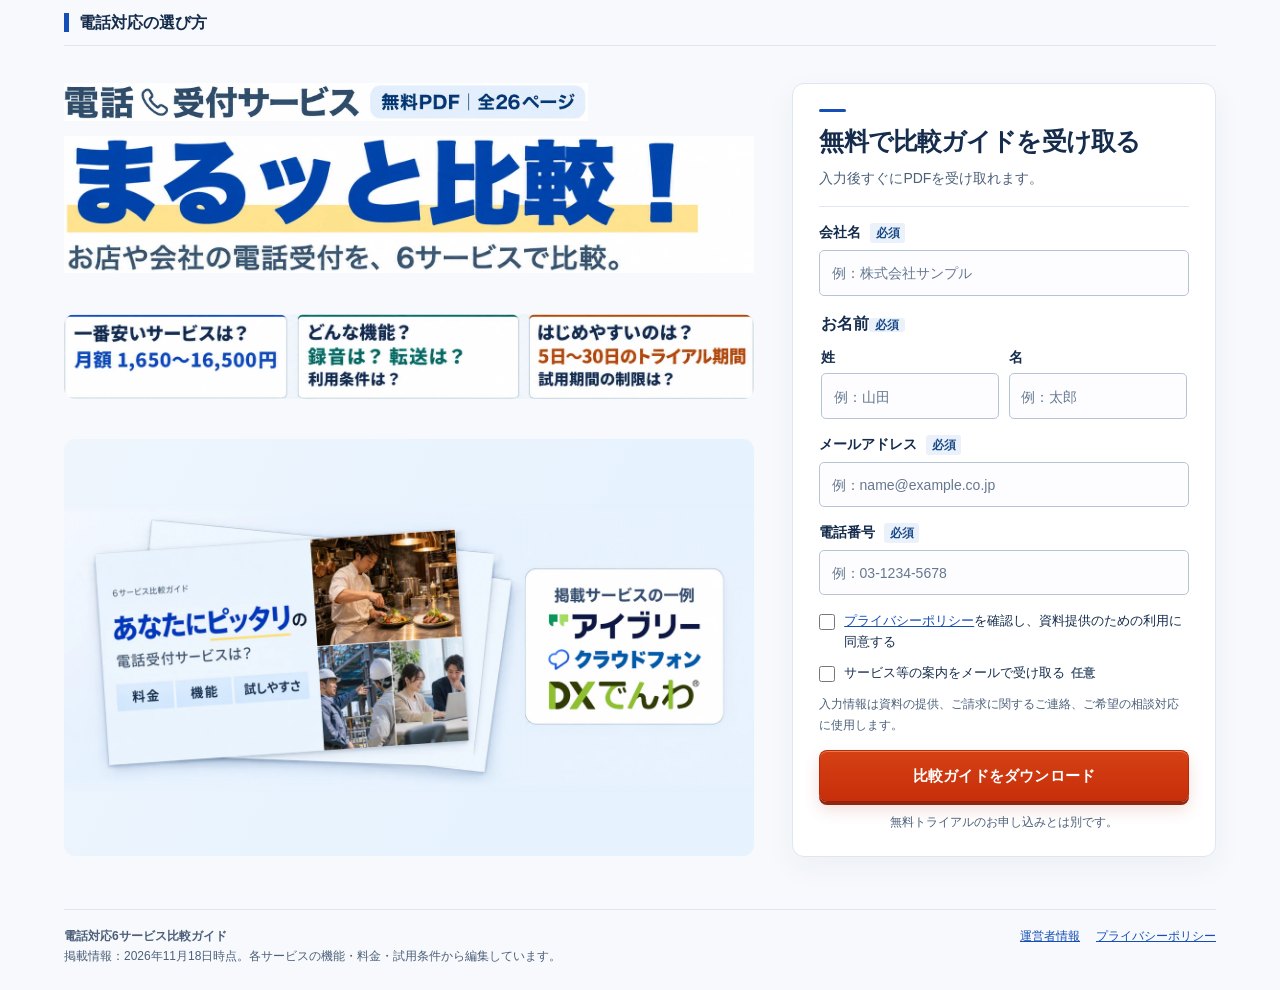
<file: guide/index.html>
<!doctype html>
<html lang="ja">
<head>
  <meta charset="utf-8">
  <meta name="viewport" content="width=device-width, initial-scale=1">
  <meta name="robots" content="noindex,nofollow">
  <meta http-equiv="Content-Security-Policy" content="form-action 'none'; connect-src https://hooks.zapier.com https://www.facebook.com https://connect.facebook.net; base-uri 'self'; object-src 'none'">
  <meta name="description" content="あなたの職場に合う電話の受け方がわかる。飲食店・建設現場・オフィスなど6業種の活用例と、6サービスの機能・料金を比較できる無料ガイド。">
  <title>料金・機能・試用｜比較ガイド｜電話対応6サービス</title>
  <link rel="stylesheet" href="styles.css">
  <link rel="stylesheet" href="editorial.css">
  <link rel="stylesheet" href="guide-visual.css">
  <link rel="stylesheet" href="paper.css">
  <link rel="stylesheet" href="concepts.css">
  <link rel="stylesheet" href="form.css">
  <link rel="icon" href="/assets/social/favicon.svg" type="image/svg+xml">
  <script defer src="meta-pixel.js?v=1"></script>
  <script defer src="app.js?v=guide-meta-lead"></script>
  <script defer src="preview.js"></script>
    <link rel="canonical" href="https://cloud-ph-ivr.com/guide/">
  <meta property="og:type" content="website">
  <meta property="og:site_name" content="電話対応の選び方">
  <meta property="og:locale" content="ja_JP">
  <meta property="og:url" content="https://cloud-ph-ivr.com/guide/">
  <meta property="og:title" content="電話受付サービス まるッと比較！｜無料PDF">
  <meta property="og:description" content="お店や会社の電話受付を、料金・機能・試しやすさで6サービス比較。全26ページの無料PDF。">
  <meta property="og:image" content="https://cloud-ph-ivr.com/guide/assets/ogp-comparison-20261126.jpg">
  <meta property="og:image:type" content="image/jpeg">
  <meta property="og:image:width" content="1200">
  <meta property="og:image:height" content="630">
  <meta property="og:image:alt" content="電話受付サービス まるッと比較！ 無料PDFと比較ガイドの表紙">
  <meta name="twitter:card" content="summary_large_image">
  <meta name="twitter:title" content="電話受付サービス まるッと比較！｜無料PDF">
  <meta name="twitter:description" content="お店や会社の電話受付を、料金・機能・試しやすさで6サービス比較。全26ページの無料PDF。">
  <meta name="twitter:image" content="https://cloud-ph-ivr.com/guide/assets/ogp-comparison-20261126.jpg">
  <meta name="twitter:image:alt" content="電話受付サービス まるッと比較！ 無料PDFと比較ガイドの表紙">
</head>
<body data-page="landing" class="concept-compare">
  <a class="skip-link" href="#main">本文へ</a>
  <header class="site-header">
    <a class="site-title" href="#main"><span class="brand-rule" aria-hidden="true"></span>電話対応の選び方</a>
  </header>
  <main id="main" class="download-layout">
    <section class="guide-intro" aria-labelledby="guide-title">


    <div class="comparison-artwork">
      <h1 id="guide-title" class="comparison-heading-text">電話受付サービス まるッと比較！</h1>
      <div class="comparison-hero-art">
        <img class="comparison-masthead" src="assets/compare-hero-masthead.webp" width="1500" height="110"
          alt="無料PDF・全26ページ">
        <img src="assets/compare-hero.webp?v=compact-masthead" width="1500" height="298"
          alt="お店や会社の電話受付を、6サービスで比較。" fetchpriority="high">
      </div>
      <div class="comparison-topics-art">
        <picture>
          <source media="(max-width: 620px)" srcset="assets/compare-topics-mobile.webp?v=topic-colors" width="1280" height="470">
          <img src="assets/compare-topics-desktop.webp?v=topic-colors" width="1440" height="178" alt="">
        </picture>
        <ul class="comparison-topics" aria-label="比較ガイドのチラ見せ">
      <li><a href="assets/guide-p22-excerpt.webp" data-preview="#preview-price-example"
        aria-label="一番安いサービスは？ 月額1,650〜16,500円"></a></li>
      <li><a href="#download" data-preview="#preview-function-example"
        aria-label="どんな機能？ 録音・転送の利用条件は？"></a></li>
      <li><a href="assets/guide-p23-excerpt.webp" data-preview="#preview-trial-example"
        aria-label="はじめやすいのは？ 5日〜30日のトライアル期間と制限"></a></li>
    </ul>
      </div>
      <figure class="comparison-showcase-frame">
        <img class="comparison-showcase-art" src="assets/compare-guide-showcase.webp" width="1440" height="600"
          alt="資料の表紙。あなたにピッタリの電話受付サービスは？ 掲載サービスの一例は、アイブリー、クラウドフォン、DXでんわ。">
      </figure>
    </div>
      <a class="mobile-cta" href="#download">無料で比較ガイドを受け取る</a>

    </section>
    <section class="download-form-wrap" id="download" aria-labelledby="form-title"><div class="form-heading"><h2 id="form-title" tabindex="-1">無料で比較ガイドを受け取る</h2><p>入力後すぐにPDFを受け取れます。</p></div><form id="download-form" method="post" action="https://hooks.zapier.com/hooks/catch/12525485/41snd0t/" novalidate><div class="form-field"><label for="company">会社名<span class="required">必須</span></label><input id="company" name="company" type="text" autocomplete="organization" placeholder="例：株式会社サンプル" maxlength="120" required><p class="field-error" id="company-error"></p></div><fieldset class="form-field applicant-name">
        <legend>お名前<span class="required">必須</span></legend>
        <div class="applicant-name-fields">
          <div>
            <label for="family-name">姓</label>
            <input id="family-name" name="name" type="text" autocomplete="family-name" placeholder="例：山田" maxlength="60" required>
            <p class="field-error" id="family-name-error"></p>
          </div>
          <div>
            <label for="given-name">名</label>
            <input id="given-name" name="name02" type="text" autocomplete="given-name" placeholder="例：太郎" maxlength="60" required>
            <p class="field-error" id="given-name-error"></p>
          </div>
        </div>
      </fieldset><div class="form-field"><label for="email">メールアドレス<span class="required">必須</span></label><input id="email" name="email" type="email" autocomplete="email" inputmode="email" placeholder="例：name@example.co.jp" maxlength="254" required><p class="field-error" id="email-error"></p></div><div class="form-field"><label for="phone">電話番号<span class="required">必須</span></label><input id="phone" name="tel" type="tel" autocomplete="tel" inputmode="tel" placeholder="例：03-1234-5678" maxlength="28" required><p class="field-error" id="phone-error"></p></div><div class="honeypot" aria-hidden="true"><label for="website">この項目は入力しないでください</label><input id="website" name="website" tabindex="-1" autocomplete="off"></div><div class="consent-row"><input id="consent" name="consent" type="checkbox" required><label for="consent"><a class="privacy-link" href="https://012grp.co.jp/policy" target="_blank" rel="noopener noreferrer">プライバシーポリシー</a>を確認し、資料提供のための利用に同意する</label></div><p class="field-error" id="consent-error"></p><div class="consent-row marketing-consent"><input id="marketing-opt-in" name="marketing_opt_in" type="checkbox"><label for="marketing-opt-in">サービス等の案内をメールで受け取る<span class="optional">任意</span></label></div><p class="form-purpose">入力情報は資料の提供、ご請求に関するご連絡、ご希望の相談対応に使用します。</p><button class="button form-submit" id="download-submit" type="submit" disabled>比較ガイドをダウンロード</button><p class="form-status" id="form-status" tabindex="-1" role="status" aria-live="polite"></p></form><noscript><p class="form-purpose">資料請求にはJavaScriptを有効にしてください。</p></noscript><p class="form-bottom-note">無料トライアルのお申し込みとは別です。</p></section>
  </main>
  <footer class="site-footer"><div><strong>電話対応6サービス比較ガイド</strong><p>掲載情報：2026年11月18日時点。各サービスの機能・料金・試用条件から編集しています。</p></div><div class="footer-links"><a href="operator.html">運営者情報</a><a class="privacy-link" href="https://012grp.co.jp/policy" target="_blank" rel="noopener noreferrer">プライバシーポリシー</a></div></footer>
  <dialog id="sample-dialog" aria-labelledby="sample-dialog-title">
    <header class="dialog-head">
      <h2 id="sample-dialog-title"></h2>
      <button type="button" class="dialog-close" aria-label="閉じる" autofocus><span aria-hidden="true">×</span></button>
    </header>
    <div class="dialog-content"></div>
    <div class="dialog-actions">
      <a class="dialog-download" href="#download">無料で比較ガイドを受け取る</a>
    </div>
  </dialog>

  <template id="preview-workplace" data-title="職場別の活用イメージ">
    <p class="dialog-intro">あなたの職場に近い使い方をチェック。</p>
    <div class="scene-grid">
      <article class="scene-card">
        <img src="assets/workplace-restaurant.webp" width="624" height="416" alt="" loading="lazy" decoding="async">
        <div class="scene-copy">
          <h3>飲食店</h3>
          <p><span>接客中も</span><wbr><span>定型案内を任せる</span></p>
        </div>
      </article>
      <article class="scene-card">
        <img src="assets/workplace-retail.webp" width="624" height="416" alt="" loading="lazy" decoding="async">
        <div class="scene-copy">
          <h3>小売店</h3>
          <p><span>売り場を離れる</span><wbr><span>回数を減らす</span></p>
        </div>
      </article>
      <article class="scene-card">
        <img src="assets/workplace-salon.webp" width="624" height="416" alt="" loading="lazy" decoding="async">
        <div class="scene-copy">
          <h3>理美容</h3>
          <p><span>施術後に</span><wbr><span>まとめて折り返す</span></p>
        </div>
      </article>
      <article class="scene-card">
        <img src="assets/workplace-hotel.webp" width="624" height="416" alt="" loading="lazy" decoding="async">
        <div class="scene-copy">
          <h3>民泊・ホテル</h3>
          <p><span>チェックインの</span><wbr><span>案内を任せる</span></p>
        </div>
      </article>
      <article class="scene-card">
        <img src="assets/workplace-construction.webp" width="624" height="416" alt="" loading="lazy" decoding="async">
        <div class="scene-copy">
          <h3>土木・建設</h3>
          <p><span>出られない電話の</span><wbr><span>用件を残す</span></p>
        </div>
      </article>
      <article class="scene-card">
        <img src="assets/workplace-office.webp" width="624" height="416" alt="" loading="lazy" decoding="async">
        <div class="scene-copy">
          <h3>小規模オフィス</h3>
          <p><span>用件に合う</span><wbr><span>担当へつなぐ</span></p>
        </div>
      </article>
    </div>
    <a class="original-page" href="assets/guide-p02.webp" target="_blank" rel="noopener">資料の2ページ目を開く</a>
  </template>
  <template id="preview-function" data-title="機能の違い">
    <p class="dialog-intro">同じサービスでも、機能によって利用条件が違います。</p>
    <table class="feature-sample">
      <caption>機能比較の一例（IVRy）</caption>
      <thead><tr><th scope="col">自動案内</th><th scope="col">担当者への接続</th></tr></thead>
      <tbody><tr><td><strong>○</strong>提供を確認</td><td><strong class="conditional">条件あり</strong>スタンダード以上</td></tr></tbody>
    </table>
    <p class="sample-explanation">ガイドでは、自動案内・番号分岐・時間切替などを6サービスで見比べられます。</p>
    <a class="original-page" href="assets/guide-p20.webp" target="_blank" rel="noopener">資料の20ページ目を開く</a>
  </template>
  <template id="preview-price" data-title="料金の違い">
    <p class="dialog-intro">3サービスの月額料金から、一部を先読み。</p>
    <div class="rate-caption">掲載料金（税込）</div>
    <ul class="rate-grid">
      <li>
        <h3>IVRy</h3>
        <p class="rate-scope">スターター（月払い）</p>
        <p class="rate-amount"><small>月</small><strong>4,378</strong><small>円〜</small></p>
        <p class="rate-detail">番号維持費・従量利用料別途</p>
      </li>
      <li>
        <h3>クラウドフォン</h3>
        <p class="rate-scope">ライトのIVR定額</p>
        <p class="rate-amount"><small>月</small><strong>1,650</strong><small>円</small></p>
        <p class="rate-detail">基本料金・番号・通話料等別途</p>
      </li>
      <li>
        <h3>トビラフォン Cloud</h3>
        <p class="rate-scope">050番号付き基本セット</p>
        <p class="rate-amount"><small>月</small><strong>3,300</strong><small>円</small></p>
        <p class="rate-detail">初期33,000円・通話料別途</p>
      </li>
    </ul>
    <p class="price-note">金額に含まれる範囲はサービスごとに異なります。月額の総額は、利用条件を揃えてご確認ください。</p>
    <p class="sample-explanation">6サービスの料金比較と機能・試用条件はPDFに掲載しています。</p>
    <details class="rate-sources">
      <summary>料金の出典</summary>
      <p><a href="https://ivry.jp/pricing/" target="_blank" rel="noopener">IVRy</a>・<a href="https://cloud-ph-ivr.com/#section-price" target="_blank" rel="noopener">クラウドフォン</a>・<a href="https://tobilaphone.com/biz/cloud/price/" target="_blank" rel="noopener">トビラフォン Cloud</a></p>
    </details>
  </template>

  <template id="preview-price-example" data-title="月額料金の幅">
    <dl class="example-detail">
      <dt>月額1,650円〜16,500円</dt>
      <dd>資料22ページの掲載額の範囲です。1,650円は自動音声案内（IVR）の料金、16,500円は1席あたりの月額です。</dd>
    </dl>
    <p class="sample-explanation">PDFでは、6サービスの月額に含まれる範囲と、別途確認したい費用を一覧で確認できます。</p>
  </template>
  <template id="preview-function-example" data-title="録音は？ 転送は？">
    <dl class="example-detail">
      <dt>録音</dt><dd>通話の録音や、出られないときに用件を残せるかを比較。</dd>
      <dt>転送</dt><dd>電話を担当者に取り次げるか、対象プランとあわせて紹介。</dd>
    </dl>
    <p class="sample-explanation">PDFでは、機能ごとに対応の有無や条件を確認できます。</p>
  </template>
  <template id="preview-trial-example" data-title="試用期間の制限は？">
    <dl class="example-detail">
      <dt>5日〜30日のトライアル期間</dt>
      <dd>資料23ページで日数が示されている試用の範囲です。5日間の簡易試用は内線のみ。着信件数で区切るサービスもあります。</dd>
    </dl>
    <p class="sample-explanation">PDFでは、試せる範囲と6サービスの利用条件を見比べられます。</p>
  </template>
</body>
</html>
</file>
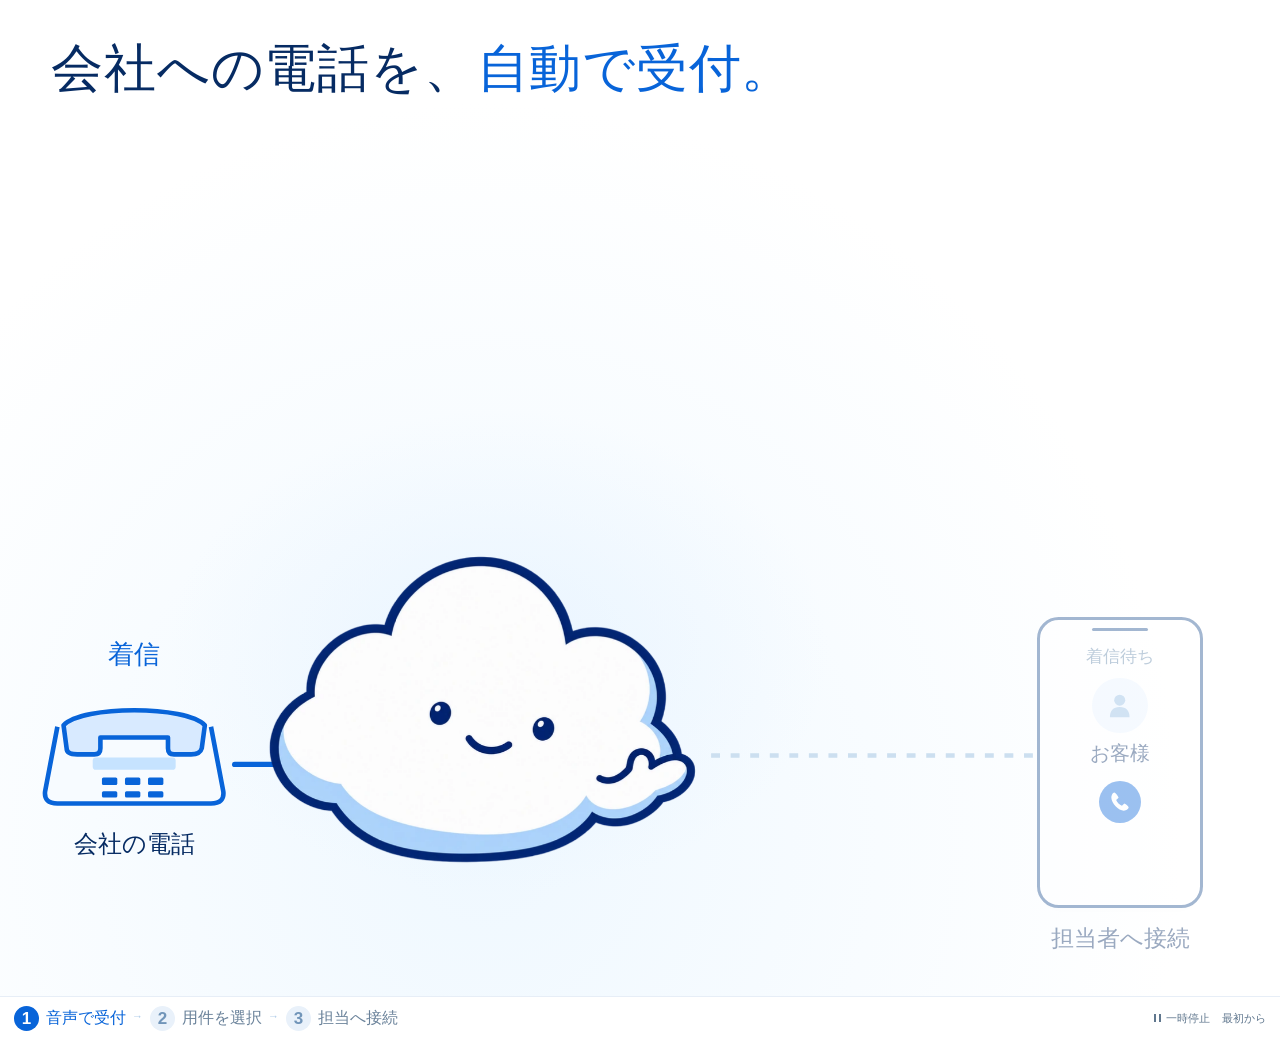
<file: ivr-animation.html>
<!doctype html>
<html lang="ja">
<head>
 <meta charset="utf-8">
 <meta name="viewport" content="width=device-width, initial-scale=1, viewport-fit=cover">
 <meta name="robots" content="noindex,nofollow,noarchive">
 <meta http-equiv="Content-Security-Policy" content="default-src 'self' data:; script-src 'self'; style-src 'self' 'unsafe-inline'; img-src 'self' data:; connect-src 'none'; form-action 'none'">
 <title>CLOUD PHONE｜FV用アニメーション</title>
 <link rel="icon" href="/favicon.ico">
 <link rel="stylesheet" href="/assets/release/ivr-animation.7c41827042dc.css">
 </head>
<body><svg class="icon-library" xmlns="http://www.w3.org/2000/svg" aria-hidden="true"><defs>
 <symbol id="desk" viewbox="0 0 140 100"><path d="M20 35 12 77q-1 8 8 8h100q9 0 8-8l-8-42" fill="#f7fbff" stroke="currentColor" stroke-width="3"></path><path d="M24 34c12-13 80-13 92 0l-2 15q-1 4-7 4H96q-4 0-4-4v-7H48v7q0 4-4 4H33q-7 0-7-4Z" fill="#d8eaff" stroke="currentColor" stroke-width="3" stroke-linejoin="round"></path><rect x="43" y="55" width="54" height="8" rx="2" fill="#c6e3ff"></rect><g fill="currentColor"><rect x="49" y="68" width="10" height="5" rx="1"></rect><rect x="64" y="68" width="10" height="5" rx="1"></rect><rect x="79" y="68" width="10" height="5" rx="1"></rect><rect x="49" y="77" width="10" height="4" rx="1"></rect><rect x="64" y="77" width="10" height="4" rx="1"></rect><rect x="79" y="77" width="10" height="4" rx="1"></rect></g></symbol>
 <symbol id="handset" viewbox="0 0 48 48"><path d="M13 5c-3 0-6 6-6 11 0 11 15 27 26 27 5 0 10-4 10-7 0-2-7-8-9-8l-5 5c-5-2-10-7-12-12l5-5c0-2-6-11-9-11Z" fill="currentColor"></path></symbol>
 <symbol id="check" viewbox="0 0 24 24"><path d="m5 12 4 4L20 5" fill="none" stroke="currentColor" stroke-width="2.7" stroke-linecap="round" stroke-linejoin="round"></path></symbol>
 <symbol id="person" viewbox="0 0 48 48"><circle cx="24" cy="15" r="9" fill="currentColor"></circle><path d="M8 43c0-11 5-17 16-17s16 6 16 17" fill="currentColor"></path></symbol>
</defs></svg>
<div class="player">
  <section class="film" data-scene="ring" data-phase="1" role="group" aria-label="IVRが電話を受け、用件を確認し、担当者につなぐ流れ">
   <p class="sr-only">会社に電話がかかると、雲のキャラクターが音声ガイダンスで応答します。お申し込みは1、ご契約中は2、その他は3。1が選ばれると、必要な担当者へ電話をつなぎます。</p>
   <div class="scene-titles" aria-hidden="true"><h2 class="scene-title is-current" data-title="1">会社への電話を、<em>自動で受付。</em></h2><h2 class="scene-title" data-title="2">ご用件ごとに、<em>自動で振り分け。</em></h2><h2 class="scene-title" data-title="3">必要な電話を、<em>担当者へ。</em></h2></div>
   <div class="stage-halo" aria-hidden="true"></div>
   <div class="routes" aria-hidden="true">
    <svg class="route-desktop" viewbox="0 0 720 560" preserveaspectratio="none"><path class="route-base" d="M132 430H200"></path><path class="route-base" d="M400 425H583"></path><path class="route-fill" data-path="in" d="M132 430H200"></path><path class="route-fill" data-path="out" d="M400 425H583"></path><g class="incoming-dot"><circle r="5"></circle></g><g class="transfer-token"><circle r="15"></circle><text text-anchor="middle" dy="5">1</text></g></svg>
    <svg class="route-mobile" viewbox="0 0 360 340" preserveaspectratio="none"><path class="route-base" d="M80 278H115"></path><path class="route-base" d="M230 268H277"></path><path class="route-fill" data-path="in" d="M80 278H115"></path><path class="route-fill" data-path="out" d="M230 268H277"></path><g class="incoming-dot"><circle r="4"></circle></g><g class="transfer-token"><circle r="12"></circle><text text-anchor="middle" dy="4">1</text></g></svg>
   </div>
   <div class="source-phone" aria-hidden="true"><span class="source-status">着信</span><div class="desk-illustration"><svg><use href="#desk"></use></svg><i class="ring-line ring-line-1"></i><i class="ring-line ring-line-2"></i><i class="ring-line ring-line-3"></i></div><p>会社の電話</p></div>
   <div class="character" aria-hidden="true"><div class="character-images"><img decoding="async" class="character-idle" src="/assets/release/cloud-idle-blue-v1.4fbb37aef13c.webp" width="768" height="768" alt=""><img decoding="async" class="character-speaking" src="/assets/release/cloud-reception-blue-v1.fb0a900558ae.webp" width="768" height="768" alt=""></div></div>
   <div class="voice-panel" aria-hidden="true"><div class="voice-panel-header"><span><span class="voice-icon"><i></i><i></i><i></i><i></i><i></i></span>自動音声ガイダンス</span><span class="voice-state">受付中</span></div><div class="voice-text"><div class="typed-copy"></div><span class="typing-caret"></span></div><div class="voice-bottom"><div class="voice-wave"><i></i><i></i><i></i><i></i><i></i><i></i><i></i><i></i><i></i><i></i><i></i></div><div class="choices"><div class="choice" data-choice="1"><b>1</b><span>お申し込み</span><svg><use href="#check"></use></svg></div><div class="choice" data-choice="2"><b>2</b><span>ご契約中</span></div><div class="choice" data-choice="3"><b>3</b><span>その他</span></div></div></div></div>
   <div class="selection-note" aria-hidden="true"><b>1</b>お申し込みを選択</div>
   <div class="destination" aria-hidden="true"><div class="mobile-device"><div class="mobile-notch"></div><span class="call-state">着信待ち</span><span class="caller-avatar"><svg><use href="#person"></use></svg></span><strong>お客様</strong><span class="answer-icon"><svg><use href="#handset"></use></svg></span><span class="call-connected-mark"><svg><use href="#check"></use></svg></span></div><p>担当者へ接続</p></div>
   <div class="final-message" aria-hidden="true"><svg><use href="#check"></use></svg>電話の取次ぎ、ここまで自動。</div>
  </section>
  <div class="player-bottom"><ol class="story-steps" aria-label="場面を選んで確認"><li><button type="button" data-seek="1" aria-pressed="true"><b>1</b><span>音声で受付</span></button></li><li><button type="button" data-seek="2" aria-pressed="false"><b>2</b><span>用件を選択</span></button></li><li><button type="button" data-seek="3" aria-pressed="false"><b>3</b><span>担当へ接続</span></button></li></ol><div class="playback"><button type="button" class="play-toggle" aria-label="一時停止"><span class="pause-icon" aria-hidden="true"></span><span class="toggle-copy">一時停止</span></button><button type="button" class="replay">最初から</button><span class="time" aria-hidden="true">0:00 / 0:17</span><span class="muted-label">無音</span></div><input class="seek-bar" type="range" min="0" max="17000" step="20" value="0" aria-label="アニメーションの再生位置"></div>
 </div>
 <script src="/assets/release/ivr-animation-motion.b30d44e204c8.js" defer></script><script src="/assets/release/ivr-animation-child.943fbf8d0820.js" defer></script></body>
</html>
</file>
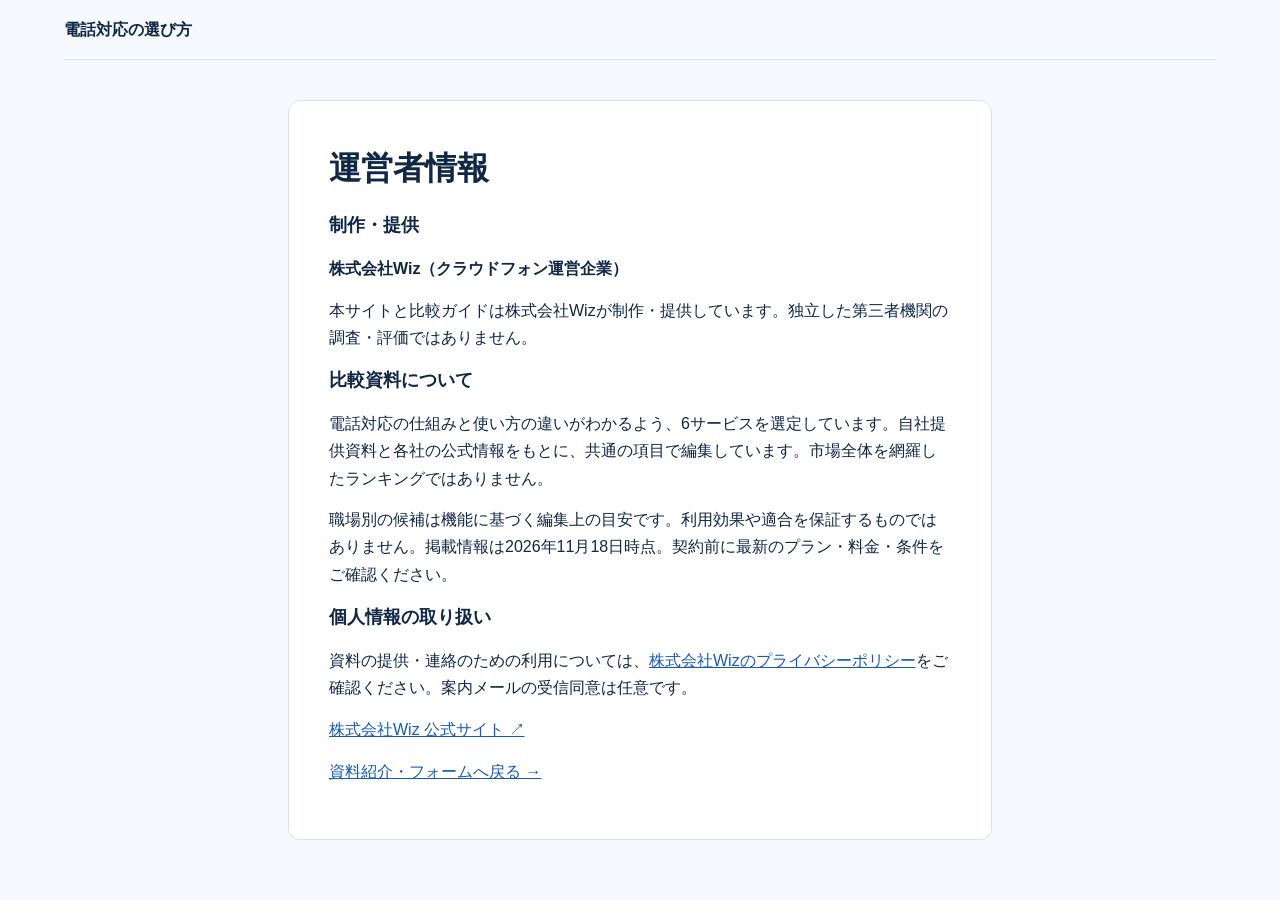
<file: guide/operator.html>
<!doctype html><html lang="ja"><head><meta charset="utf-8"><meta name="viewport" content="width=device-width,initial-scale=1"><meta name="robots" content="noindex,nofollow"><title>運営者情報｜電話対応6サービス比較ガイド</title><link rel="stylesheet" href="styles.css"></head><body><header class="site-header"><a class="site-title" href="./">電話対応の選び方</a></header><main class="operator-card"><h1>運営者情報</h1><h2>制作・提供</h2><p><strong>株式会社Wiz（クラウドフォン運営企業）</strong></p><p>本サイトと比較ガイドは株式会社Wizが制作・提供しています。独立した第三者機関の調査・評価ではありません。</p><h2>比較資料について</h2><p>電話対応の仕組みと使い方の違いがわかるよう、6サービスを選定しています。自社提供資料と各社の公式情報をもとに、共通の項目で編集しています。市場全体を網羅したランキングではありません。</p><p>職場別の候補は機能に基づく編集上の目安です。利用効果や適合を保証するものではありません。掲載情報は2026年11月18日時点。契約前に最新のプラン・料金・条件をご確認ください。</p><h2>個人情報の取り扱い</h2><p>資料の提供・連絡のための利用については、<a href="https://012grp.co.jp/policy" target="_blank" rel="noopener noreferrer">株式会社Wizのプライバシーポリシー</a>をご確認ください。案内メールの受信同意は任意です。</p><p><a href="https://012grp.co.jp/" target="_blank" rel="noopener noreferrer">株式会社Wiz 公式サイト ↗</a></p><p><a href="./">資料紹介・フォームへ戻る →</a></p></main></body></html>
</file>
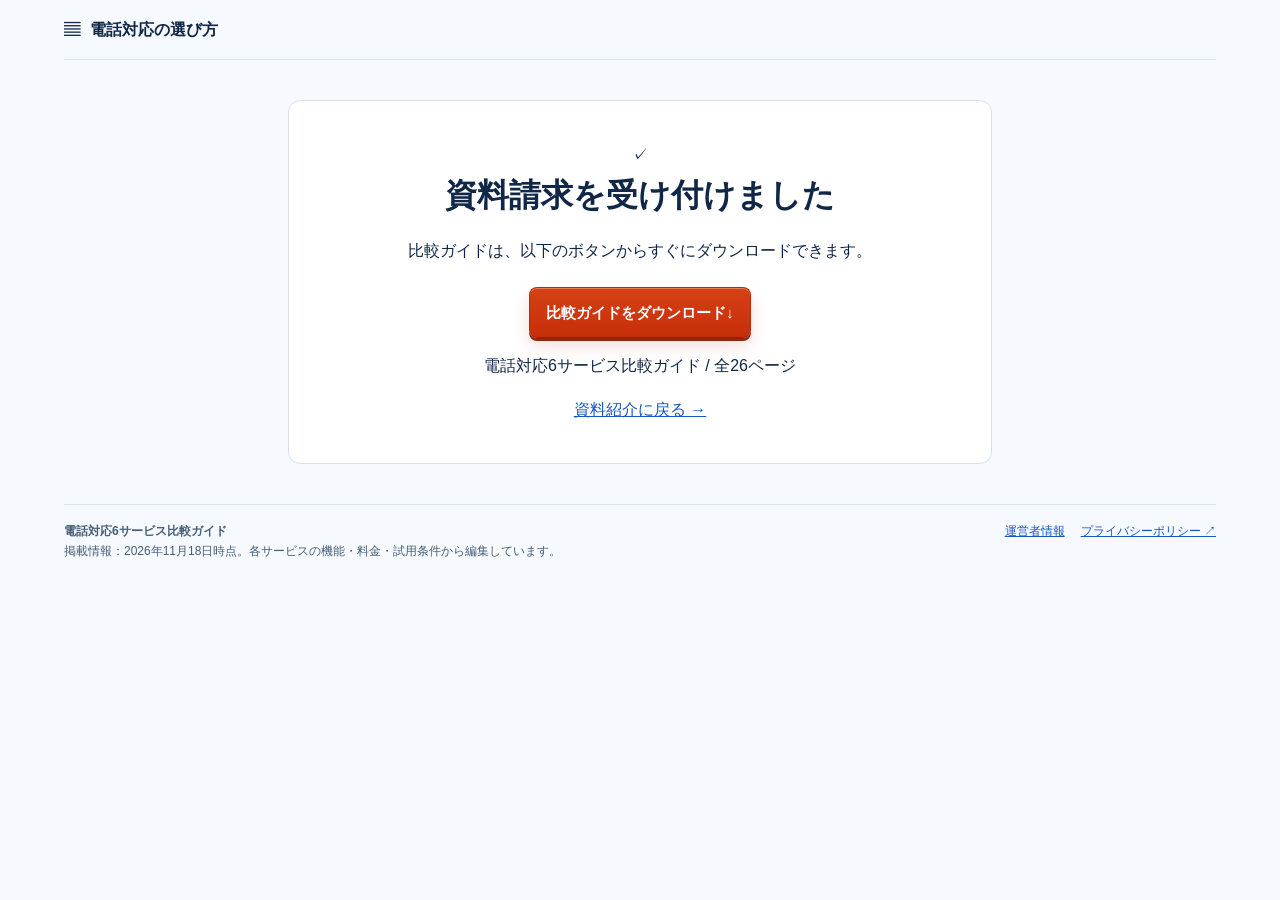
<file: guide/thanks.html>
<!doctype html><html lang="ja"><head><meta charset="utf-8"><meta name="viewport" content="width=device-width,initial-scale=1"><meta name="robots" content="noindex,nofollow"><title>比較ガイドのダウンロード</title><link rel="stylesheet" href="styles.css"><link rel="stylesheet" href="paper.css"><script defer src="meta-pixel.js?v=1"></script></head><body data-page="thanks"><header class="site-header"><a class="site-title" href="./"><span class="document-mark" aria-hidden="true">▤</span>電話対応の選び方</a></header><main class="thanks-main"><span class="thanks-icon" aria-hidden="true">✓</span><h1>資料請求を受け付けました</h1><p>比較ガイドは、以下のボタンからすぐにダウンロードできます。</p><a class="thanks-download" id="pdf-download" href="downloads/phone-workplace-guide.pdf" download="電話対応6サービス_職場別比較ガイド.pdf">比較ガイドをダウンロード<span aria-hidden="true">↓</span></a><p>電話対応6サービス比較ガイド / 全26ページ</p><a class="thanks-secondary" href="./">資料紹介に戻る →</a></main><footer class="site-footer"><div><strong>電話対応6サービス比較ガイド</strong><p>掲載情報：2026年11月18日時点。各サービスの機能・料金・試用条件から編集しています。</p></div><div class="footer-links"><a href="operator.html">運営者情報</a><a class="privacy-link" href="https://012grp.co.jp/policy" target="_blank" rel="noopener noreferrer">プライバシーポリシー ↗</a></div></footer></body></html>
</file>
<file: guide/styles.css>
:root {
  --ink: #102747;
  --muted: #475f78;
  --blue: #1558c2;
  --pale: #eef4fb;
  --line: #d8e2ee;
  --cta: #c14232;
  --paper: #fff;
  --font: -apple-system,BlinkMacSystemFont,"Hiragino Sans","Yu Gothic",Meiryo,sans-serif;
}

*, *::before, *::after { box-sizing: border-box; }
html { scroll-padding-top: 1rem; }
body { margin: 0; color: var(--ink); background: #f6f9fd; font: 1rem/1.7 var(--font); }
h1, h2, p, figure { margin: 0; }
img { display: block; width: 100%; height: auto; }
a { color: var(--blue); }
button, input { font: inherit; }
:focus-visible { outline: 3px solid #b36b00; outline-offset: 3px; }
.skip-link { position: absolute; left: 1rem; top: -6rem; z-index: 2; padding: .5rem 1rem; background: white; }
.skip-link:focus { top: .5rem; }
.review-bar { padding: .25rem 1rem; background: #e7effa; color: #455b75; font-size: .75rem; text-align: center; }
.site-header, .download-layout, .site-footer { width: min(72rem, calc(100% - 4rem)); margin: auto; }
.site-header { padding: 1rem 0; border-bottom: 1px solid var(--line); }
.site-title { display: inline-flex; gap: .6rem; align-items: center; color: var(--ink); font-size: 1rem; font-weight: 800; text-decoration: none; }
.brand-rule { width: 5px; height: 1.2em; background: var(--blue); }
.download-layout {
  display: grid;
  grid-template-columns: minmax(0, 1fr) minmax(22rem, 27rem);
  align-items: start;
  gap: clamp(2rem, 4vw, 4.25rem);
  padding: 2.35rem 0 3.25rem;
}
.format { display: flex; align-items: center; gap: .65rem; font-size: .875rem; font-weight: 650; color: var(--muted); }
.format strong { background: var(--ink); color: #fff; padding: .2rem .6rem; border-radius: 4px; font-size: .8rem; }
.guide-intro h1 { font-size: clamp(2.2rem, 4.25vw, 3.5rem); line-height: 1.28; letter-spacing: -.055em; margin: .85rem 0 1rem; font-weight: 850; }
.guide-intro h1 span { color: var(--blue); }
.lead { font-size: 1rem; font-weight: 600; line-height: 1.8; color: var(--muted); }
.cover-preview {
  margin-top: 1.2rem;
  padding: clamp(1.25rem, 3vw, 2rem) clamp(1.25rem, 4vw, 3rem);
  background: radial-gradient(ellipse at 44% 0%, #eaf3ff, #dfeaf8);
  border: 1px solid #dbe8f7;
  border-radius: 12px;
}
.cover-preview img { box-shadow: 0 12px 24px #142f5026, 4px 4px 0 #c2d1e5; border-radius: 2px; }
.samples { margin-top: 1.25rem; }
.samples-heading { display: flex; align-items: baseline; justify-content: space-between; gap: .5rem; margin-bottom: .6rem; }
.samples h2 { font-size: 1.0625rem; }
.samples-heading p { font-size: .75rem; color: var(--muted); }
.sample-links { display: grid; grid-template-columns: repeat(3,minmax(0,1fr)); gap: .65rem; }
.sample-link { display: grid; gap: .38rem; min-width: 0; text-decoration: none; color: var(--ink); border: 1px solid var(--line); border-radius: 7px; overflow: hidden; background: white; }
.sample-image { display: block; aspect-ratio: 16/9; overflow: hidden; background: var(--pale); border-bottom: 1px solid var(--line); }
.sample-image img { transition: transform .18s ease-out; }
.sample-link:hover { border-color: var(--blue); color: var(--blue); }
.sample-link:hover img { transform: scale(1.05); }
.sample-label { padding: 0 .55rem .5rem; display: grid; gap: .1rem; font-weight: 750; font-size: .875rem; }
.sample-label small { font-size: .75rem; color: var(--muted); font-weight: 500; }
.mobile-cta { display: none; }

.download-form-wrap, .thanks-main, .operator-card { background: var(--paper); border: 1px solid var(--line); border-radius: 12px; }
.download-form-wrap { padding: 1.45rem 1.65rem; box-shadow: 0 10px 30px #233f620d; border-top: 4px solid var(--blue); }
.form-heading { padding-bottom: 1rem; border-bottom: 1px solid var(--line); }
.form-heading h2 { font-size: clamp(1.2rem, 2vw, 1.55rem); line-height: 1.55; letter-spacing: -.035em; }
.form-heading p { margin-top: .35rem; color: var(--muted); font-size: .875rem; }
.form-field { margin-top: .875rem; }
.form-field label { display: flex; align-items: center; gap: .55rem; font-size: .875rem; font-weight: 750; margin-bottom: .3rem; }
.required, .optional { font-size: .75rem; font-weight: 650; }
.required { padding: 0 .35rem; border-radius: 3px; color: #1b4b87; background: #eaf1fb; }
.optional { color: var(--muted); }
.form-field input { display: block; width: 100%; min-height: 2.85rem; padding: .5rem .7rem; background: white; color: var(--ink); border: 1px solid #adbed0; border-radius: 5px; }
.form-field input::placeholder { font-size: .875rem; color: #65788f; }
.form-field input[aria-invalid=true] { border-color: var(--cta); }
.field-error, .form-status { font-size: .8125rem; margin-top: .3rem; }
.field-error, .form-status.is-error { color: #9e3222; }
.field-error:empty, .form-status:empty { display: none; }
.consent-row { display: flex; gap: .55rem; align-items: start; margin-top: 1rem; font-size: .8125rem; line-height: 1.6; }
.consent-row input { width: 1rem; height: 1rem; margin: .15rem 0 0; flex: none; accent-color: var(--blue); }
.consent-row label { flex: 1; }
.marketing-consent { margin-top: .65rem; }
.marketing-consent .optional { margin-left: .35rem; }
.form-purpose, .form-bottom-note { font-size: .75rem; color: var(--muted); margin-top: .65rem; }
.form-bottom-note { text-align: center; }
.honeypot { position: absolute; width: 1px; height: 1px; overflow: hidden; left: -9999px; }
.form-submit, .mobile-cta, .dialog-download, .thanks-download {
  align-items: center;
  justify-content: center;
  min-height: 3.1rem;
  background: var(--cta);
  color: white;
  border: 0;
  border-radius: 6px;
  padding: .6rem 1rem;
  text-align: center;
  text-decoration: none;
  font-size: .9375rem;
  font-weight: 800;
}
.form-submit { display: flex; margin-top: .95rem; width: 100%; cursor: pointer; }
.form-submit:disabled { opacity: .7; cursor: wait; }
.form-submit:hover:not(:disabled), .mobile-cta:hover, .dialog-download:hover, .thanks-download:hover { background: #9d3125; }
.site-footer {
  display: flex;
  justify-content: space-between;
  gap: 1rem 2rem;
  padding: 1rem 0 1.5rem;
  font-size: .75rem;
  color: var(--muted);
  border-top: 1px solid var(--line);
}
.footer-links { display: flex; flex-wrap: wrap; gap: .35rem 1rem; align-content: start; white-space: nowrap; }

#sample-dialog {
  color: var(--ink);
  width: min(52rem,calc(100% - 1.5rem));
  max-height: calc(100% - 1.5rem);
  margin: auto;
  padding: 1.2rem;
  border: 1px solid var(--line);
  border-radius: 12px;
  background: white;
}
#sample-dialog::backdrop { background: #0b1b32bf; }
.dialog-head, .dialog-actions { display: flex; justify-content: space-between; align-items: center; gap: .5rem; }
.dialog-head h2 { font-size: 1.3rem; }
#sample-page { color: var(--blue); font-size: .75rem; font-weight: 750; }
#sample-desc { color: var(--muted); font-size: .875rem; margin: .45rem 0 .7rem; }
#sample-full { border: 1px solid var(--line); background: #f7faff; }
.dialog-close { cursor: pointer; padding: .45rem .8rem; border: 1px solid var(--line); background: white; color: var(--ink); border-radius: 4px; font-size: .875rem; }
.dialog-actions { margin-top: 1rem; flex-wrap: wrap; font-size: .875rem; }
.dialog-download, .thanks-download { display: inline-flex; }

.thanks-main, .operator-card { width: min(44rem,calc(100% - 2rem)); margin: 2.5rem auto; padding: clamp(1.4rem,4vw,2.5rem); }
.thanks-main { text-align: center; }
.thanks-main h1, .operator-card h1 { font-size: clamp(1.45rem,4vw,2rem); }
.thanks-main p, .operator-card p { margin: .9rem 0; }
.operator-card h2 { font-size: 1.125rem; margin-top: .9rem; }
.thanks-download { margin-top: .5rem; }
.thanks-secondary { display: block; margin-top: 1rem; }

@media (max-width: 870px) {
  .site-header, .download-layout, .site-footer { width: min(39rem, calc(100% - 2rem)); }
  .download-layout { display: block; padding: 1.3rem 0 2rem; }
  .guide-intro h1 { font-size: clamp(2.05rem,7.4vw,3.25rem); }
  .mobile-cta { display: flex; margin: 1.05rem 0 1.5rem; }
}
@media (max-width: 450px) {
  .site-header { padding: .7rem 0; }
  .guide-intro h1 { margin: .6rem 0 .65rem; }
  .lead { font-size: .9rem; }
  .cover-preview { padding: .9rem 1.15rem 1rem; margin-top: .85rem; border-radius: 9px; }
  .samples { margin-top: .8rem; }
  .samples-heading { margin-bottom: .4rem; }
  .sample-links { gap: .4rem; }
  .sample-label { font-size: .75rem; padding: 0 .35rem .35rem; }
  .sample-label small { font-size: .69rem; }
  .download-form-wrap { padding: 1.1rem; }
  .site-footer { display: block; }
  .footer-links { margin-top: .6rem; }
  .dialog-download { width: 100%; }
}
@media (prefers-reduced-motion: reduce) {
  .sample-image img { transition: none; }
}
</file>
<file: guide/editorial.css>
:root {
  --ink: #152c4c;
  --muted: #4c607a;
  --blue: #154eb6;
  --line: #dfe6f0;
  --cta: #be4734;
}

body { background: #f7f9fc; }
.download-layout { grid-template-columns: minmax(0, 1fr) minmax(21.5rem, 26rem); }
.format { font-size: .78rem; letter-spacing: .025em; }
.format strong { padding: .15rem .55rem; background: #e8f0fd; color: #174b98; }
.guide-intro h1 {
  font-size: clamp(2.15rem, 4.05vw, 3.45rem);
  line-height: 1.24;
  letter-spacing: -.043em;
  font-weight: 800;
  margin: .78rem 0 .85rem;
}
.guide-intro h1 .catch-line { display: block; color: var(--ink); }
.guide-intro h1 .catch-accent { color: var(--blue); }
.guide-intro h1 .particle {
  display: inline;
  font-size: .76em;
  font-weight: 670;
  letter-spacing: -.03em;
  color: inherit;
  margin-inline: .035em;
}
.lead { line-height: 1.7; font-weight: 500; }
.cover-preview {
  display: grid;
  place-items: center;
  padding: clamp(.85rem, 2.15vw, 1.75rem);
  margin-top: 1.15rem;
  background: linear-gradient(142deg, #edf4fe 0%, #e5ecf8 100%);
  border-color: #e4ebf7;
  border-radius: 14px;
}
.cover-preview img {
  width: min(100%, 31rem);
  box-shadow: 0 7px 17px #18396720, 3px 3px 0 #cbd8eb;
}
.samples { margin-top: 1.13rem; }
.samples-heading { margin-bottom: .55rem; }
.samples-heading h2 { font-size: 1rem; }
.sample-links { gap: clamp(.42rem,1.05vw,.9rem); }
.sample-link {
  display: flex;
  flex-direction: column;
  gap: .46rem;
  padding: .38rem;
  border-radius: 12px;
  border-color: #e7edf5;
  box-shadow: 0 2px 6px #1d3e6609;
  transition: box-shadow .18s ease-out, border-color .18s ease-out;
}
.sample-link:hover { box-shadow: 0 4px 14px #1d3e661c; border-color: #92b3e1; }
.sample-art {
  min-height: 4.8rem;
  display: grid;
  place-items: center;
  border-radius: 8px;
  overflow: hidden;
}
.sample-workplace .sample-art { background: #eaf2ff; color: #245fb5; }
.sample-function .sample-art { background: #eef0ff; color: #435ba1; }
.sample-price .sample-art { background: #fcf0e6; color: #96502e; }
.sample-caption {
  display: flex;
  flex: 1;
  align-items: center;
  justify-content: space-between;
  gap: .2rem;
  padding: 0 .32rem .15rem;
  font-weight: 700;
  font-size: .84rem;
  line-height: 1.45;
}
.sample-caption i {
  width: 1.05rem;
  height: 1.05rem;
  flex: 0 0 auto;
  display: grid;
  place-items: center;
  border: 1px solid #d5e2f5;
  border-radius: 50%;
  color: #285eaa;
}
.sample-caption i::before { content: '+'; font: 600 .8rem/1 var(--font); }
.mini-flow {
  display: grid;
  align-items: center;
  justify-items: center;
  line-height: 1.2;
}
.mini-flow span {
  min-width: 3.7rem;
  text-align: center;
  padding: .27rem .48rem;
  border: 1px solid #c1d3ef;
  background: #fbfdff;
  border-radius: 4px;
  font-weight: 750;
  font-size: .66rem;
}
.mini-flow span:last-child { background: #275fae; border-color: #275fae; color: white; }
.mini-flow i { width: 1px; height: .44rem; background: #779ccd; }
.mini-check {
  display: grid;
  grid-template-columns: 2rem 1.9rem;
  align-items: center;
  padding: .36rem .48rem;
  gap: .24rem .43rem;
  border: 1px solid #cdd5f3;
  border-radius: 5px;
  background: #fbfcff;
  box-shadow: 0 3px 5px #405c9d12;
}
.mini-rule { height: .25rem; border-radius: 5px; background: #c8d2ef; }
.mini-rule:nth-of-type(2) { width: 70%; }
.mini-check b {
  justify-self: stretch;
  text-align: center;
  font-size: .75rem;
  line-height: 1.4;
  border-radius: 3px;
  color: #244daa;
  background: #e6edff;
}
.mini-check .mini-conditional { font-size: .55rem; background: #efedf9; color: #62518a; }
.mini-price { display: grid; text-align: center; line-height: 1.2; }
.mini-price > span { font-size: .64rem; font-weight: 700; }
.mini-price b {
  font-size: 1.62rem;
  color: #713619;
  font-weight: 800;
  letter-spacing: -.05em;
  font-variant-numeric: tabular-nums;
  margin-top: .1rem;
}
.mini-price b small { font-size: .54em; margin-left: .12em; }
.mini-price .mini-price-foot { font-size: .57rem; font-weight: 550; }
.fallback { margin: .5rem 0 0; font-size: .875rem; }

.download-form-wrap {
  border-top: 1px solid var(--line);
  padding-top: 1.55rem;
}
.form-heading { position: relative; }
.form-heading::before {
  content: '';
  display: block;
  width: 1.65rem;
  height: 3px;
  border-radius: 4px;
  margin-bottom: .65rem;
  background: var(--blue);
}
.form-heading h2 { font-weight: 770; }
.form-field input { background: #fdfdff; border-color: #b6c5d6; }
.form-submit { letter-spacing: .015em; }

#sample-dialog {
  width: min(34rem, calc(100% - 1.5rem));
  padding: clamp(1rem, 3.5vw, 1.65rem);
  border-radius: 18px;
  box-shadow: 0 18px 55px #122b4b3b;
}
#sample-dialog::backdrop { background: #132745a8; }
.dialog-head h2 { font-size: 1.32rem; font-weight: 800; letter-spacing: -.025em; }
.dialog-close {
  display: grid;
  align-items: center;
  justify-content: center;
  width: 2.2rem;
  height: 2.2rem;
  padding: 0;
  border-radius: 50%;
  font-size: 1.35rem;
  color: var(--muted);
  background: #f6f8fc;
}
.dialog-intro { margin-top: .65rem; color: var(--muted); font-size: .9375rem; }
.sample-explanation { margin: .75rem 0 .25rem; font-size: .875rem; color: var(--muted); }
.original-page { display: inline-block; font-size: .8125rem; text-underline-offset: .2em; }
.dialog-actions { margin-top: 1.1rem; padding-top: 1.1rem; border-top: 1px solid var(--line); }
.dialog-download { width: 100%; }
.flow-sample {
  display: grid;
  grid-template-columns: 1fr minmax(.75rem,1.55rem) 1.2fr;
  align-items: center;
  gap: .28rem;
  margin-top: .9rem;
  padding: .7rem;
  background: #ebf3ff;
  border-radius: 9px;
  text-align: center;
}
.flow-sample div { padding: .58rem .3rem; background: white; border-radius: 6px; }
.flow-sample div:last-child { color: #fff; background: #225bae; }
.flow-sample small { display: block; font-weight: 600; font-size: .7rem; }
.flow-sample strong { display: block; font-size: clamp(.79rem, 3.6vw,1.12rem); margin-top: .12rem; }
.flow-connector { height: 1px; background: #7b9dcc; }
.feature-sample {
  width: 100%;
  table-layout: fixed;
  margin-top: .75rem;
  border-collapse: separate;
  border-spacing: .35rem 0;
  text-align: center;
}
.feature-sample caption { text-align: left; color: var(--muted); padding: 0 .35rem .3rem; font-size: .75rem; }
.feature-sample th, .feature-sample td { background: #eef2ff; padding: .45rem .3rem; font-size: .84rem; }
.feature-sample th { border-radius: 8px 8px 0 0; }
.feature-sample td { border-radius: 0 0 8px 8px; }
.feature-sample td strong { display: block; color: #174baf; font-size: 1.3rem; line-height: 1.4; }
.feature-sample td .conditional { color: #594b87; }
.price-excerpt { margin-top: .85rem; padding: 1rem; background: #fcf0e6; border-radius: 10px; text-align: center; color: #733819; }
.excerpt-name { font-size: .84rem; font-weight: 720; }
.excerpt-amount { display: flex; align-items: baseline; justify-content: center; gap: .32rem; font-weight: 700; }
.excerpt-amount strong { font-size: 2.9rem; line-height: 1.22; letter-spacing: -.04em; font-variant-numeric: tabular-nums; }
.excerpt-scope { font-size: .82rem; }
.price-note { font-size: .75rem; margin-top: .45rem; color: var(--muted); }

@media (max-width: 870px) {
  .guide-intro h1 { font-size: clamp(1.88rem, 7.7vw, 3.25rem); }
}
@media (max-width: 520px) {
  .cover-preview { padding: .8rem; margin-top: .85rem; border-radius: 11px; }
  .lead { font-size: .875rem; }
  .samples { margin-top: .85rem; }
  .sample-link { border-radius: 9px; padding: .25rem; }
  .sample-art { min-height: 4.35rem; }
  .sample-caption { font-size: .72rem; padding: 0 .08rem .08rem; }
  .sample-caption i { width: .88rem; height: .88rem; }
  .sample-caption i::before { font-size: .69rem; }
}
@media (max-width: 355px) {
  .guide-intro h1 { font-size: 1.77rem; }
  .sample-caption i { display: none; }
}
@media (prefers-reduced-motion: reduce) {
  .sample-link { transition: none; }
}
</file>
<file: guide/guide-visual.css>
.guide-intro h1 {
  font-size: clamp(2rem, 3.65vw, 3.25rem);
  font-weight: 430;
  line-height: 1.37;
  letter-spacing: -.047em;
}
.guide-intro h1 .catch-line { color: #202633; }
.guide-intro h1 .particle { font-size: .8em; font-weight: inherit; margin-inline: .035em; }
.guide-intro h1 strong { font-weight: 760; color: var(--blue); letter-spacing: -.028em; }
.cover-preview { padding: clamp(.75rem, 1.8vw, 1.45rem); }
.cover-preview img { width: min(100%, 34rem); }

.mini-scenes {
  width: 100%;
  height: 100%;
  min-height: 4.8rem;
  display: grid;
  grid-template-columns: repeat(3, minmax(0, 1fr));
  gap: 2px;
}
.mini-scenes img {
  height: 100%;
  width: 100%;
  object-fit: cover;
}
.mini-scenes img:first-child { object-position: 42% center; }
.mini-scenes img:nth-child(2) { object-position: 50% center; }
.mini-scenes img:last-child { object-position: 44% center; }
.sample-price .sample-art { background: #edf3fb; color: #335578; }
.mini-rates {
  display: grid;
  grid-template-columns: 1.5rem 1.5rem;
  justify-items: stretch;
  align-items: center;
  gap: .29rem .55rem;
  padding: .36rem .48rem .5rem;
  border: 1px solid #c8d8ef;
  border-radius: 5px;
  background: #fff;
  box-shadow: 0 3px 5px #405c9d12;
}
.mini-rates b { font-size: .6rem; text-align: center; }
.mini-rates i { height: .2rem; border-radius: 1rem; background: #b4c9e5; }
.mini-rates i:nth-of-type(even) { background: #d5e0f0; }

#sample-dialog[data-layout="preview-workplace"],
#sample-dialog[data-layout="preview-price"] {
  width: min(45rem, calc(100% - 1.5rem));
}
.scene-grid, .rate-grid {
  display: grid;
  grid-template-columns: repeat(3, minmax(0,1fr));
  gap: .7rem;
  margin: 1rem 0 .65rem;
}
.scene-card, .rate-grid > li {
  min-width: 0;
  border: 1px solid #dce6f2;
  border-radius: 10px;
  overflow: hidden;
  background: #f7faff;
}
.scene-card > img {
  width: 100%;
  height: auto;
  aspect-ratio: 16 / 9;
  object-fit: cover;
}
.scene-copy { padding: .55rem .7rem .68rem; }
.scene-copy h3 {
  margin: 0 0 .15rem;
  font-size: .79rem;
  font-weight: 750;
  color: #285591;
}
.scene-copy p {
  color: var(--ink);
  font-size: .875rem;
  font-weight: 680;
  line-height: 1.45;
}
.scene-copy p span { white-space: nowrap; }

.rate-caption { margin-top: .85rem; color: var(--muted); font-weight: 680; font-size: .78rem; }
.rate-grid { list-style: none; padding: 0; margin-top: .4rem; }
.rate-grid > li { display: grid; grid-template-rows: auto auto auto 1fr; padding: .85rem .68rem; }
.rate-grid h3 { margin: 0; font-size: .92rem; line-height: 1.45; }
.rate-scope { color: var(--muted); margin-top: .15rem; font-size: .76rem; line-height: 1.5; }
.rate-amount {
  display: flex;
  align-items: baseline;
  gap: .17rem;
  white-space: nowrap;
  margin: .75rem 0 .47rem;
  color: #172e51;
  font-variant-numeric: tabular-nums;
}
.rate-amount strong { font-size: clamp(1.55rem, 4vw, 2.25rem); font-weight: 780; line-height: 1; letter-spacing: -.04em; }
.rate-amount small { font-size: .82rem; }
.rate-detail { border-top: 1px solid #dfe6f0; padding-top: .45rem; font-size: .75rem; color: var(--muted); }
.rate-sources { color: var(--muted); margin-top: .55rem; font-size: .75rem; }
.rate-sources summary { cursor: pointer; width: fit-content; }
.rate-sources p { margin-top: .25rem; }
.original-page { margin-top: .1rem; }

@media (max-width: 870px) {
  .guide-intro h1 { font-size: clamp(1.75rem, 7.15vw, 3rem); }
}
@media (max-width: 590px) {
  .scene-grid { grid-template-columns: repeat(2, minmax(0, 1fr)); gap: .5rem; }
  .rate-grid { grid-template-columns: minmax(0, 1fr); gap: .5rem; }
  .scene-copy { padding: .38rem .48rem .5rem; }
  .scene-copy h3 { font-size: .72rem; }
  .scene-copy p { font-size: .76rem; }
  .rate-grid > li { grid-template-columns: minmax(0, 1fr) auto; grid-template-rows: auto auto auto; column-gap: .4rem; padding: .6rem; }
  .rate-grid h3, .rate-scope, .rate-detail { grid-column: 1; }
  .rate-detail { border: 0; padding-top: .28rem; }
  .rate-amount { grid-column: 2; grid-row: 1 / 4; align-self: center; margin: 0; }
  .rate-amount strong { font-size: 1.55rem; }
  .rate-amount small { font-size: .7rem; }
  .mini-scenes { min-height: 4.35rem; }
  #sample-dialog[data-layout="preview-workplace"] .dialog-actions { margin-top: .7rem; padding-top: .7rem; }
}
@media (max-width: 355px) {
  .guide-intro h1 { font-size: 1.72rem; }
}
</file>
<file: guide/paper.css>
.cover-preview {
  --paper-ink: #244364;
  position: relative;
  padding: 2.5rem 2.45rem 2.65rem;
  overflow: hidden;
  isolation: isolate;
  background: radial-gradient(ellipse at 26% 4%, #f6fbff 0%, #e9f1fc 53%, #dce8f8 100%);
  border-color: #dce7f6;
}
.paper-stack {
  position: relative;
  isolation: isolate;
  width: min(100%, 33.5rem);
  margin-right: 4%;
  transform: rotate(-3.3deg);
  transform-origin: center;
}
.paper-stack img {
  position: relative;
  width: 100%;
  aspect-ratio: 16 / 9;
  border-radius: 1px;
  border: 1px solid #f8fbffa8;
  box-shadow: 0 5px 12px #17385d3d, 0 15px 24px #1b41621a;
}
.paper-back {
  position: absolute;
  inset: 0;
  z-index: -1;
  background-color: white;
  background-position: center;
  background-size: cover;
  border: 1px solid #dce6f1;
  border-radius: 1px;
  box-shadow: 0 3px 8px #203d622a, 0 7px 14px #203d6218;
}
.paper-back-feature {
  transform: translate(6.3%, 6.8%) rotate(8.6deg);
  background-image: url(assets/guide-p20.webp);
}
.paper-back-scenes {
  transform: translate(3.4%, 4.4%) rotate(4.6deg);
  background-image: url(assets/guide-p02.webp);
}

.form-submit, .mobile-cta, .dialog-download, .thanks-download {
  color: #fff;
  background: linear-gradient(180deg, #d64114 0%, #c72e0a 100%);
  border: 1px solid #b82b09;
  border-bottom-color: #92210b;
  border-radius: 8px;
  min-height: 3.2rem;
  box-shadow: inset 0 1px #ffd5ae65, 0 3px 0 #94250f, 0 8px 16px #ae361828;
  transition: transform .15s ease, box-shadow .15s ease, filter .15s ease;
}
.form-submit:hover:not(:disabled), .mobile-cta:hover, .dialog-download:hover, .thanks-download:hover {
  background: linear-gradient(180deg, #df3107, #d2330f);
  box-shadow: inset 0 1px #ffd5ae70, 0 4px 0 #94250f, 0 10px 18px #ae361836;
  transform: translateY(-1px);
}
.form-submit:active:not(:disabled), .mobile-cta:active, .dialog-download:active, .thanks-download:active {
  transform: translateY(2px);
  box-shadow: inset 0 1px #ffd5ae45, 0 1px 0 #94250f, 0 3px 7px #ae36182b;
}
.form-submit:disabled { cursor: progress; }
.form-submit:focus-visible, .mobile-cta:focus-visible, .dialog-download:focus-visible, .thanks-download:focus-visible {
  outline: 3px solid #1b57ad;
  outline-offset: 4px;
}
@media (max-width: 520px) {
  .cover-preview { padding: 1.45rem 1.35rem 1.6rem; }
  .paper-stack { margin-right: 4.5%; }
  .paper-back-feature { transform: translate(5.4%, 5.5%) rotate(8deg); }
}
@media (prefers-reduced-motion: reduce) {
  .form-submit, .mobile-cta, .dialog-download, .thanks-download { transition: none; }
}
</file>
<file: guide/concepts.css>
.site-header {
  position: relative;
  z-index: 2;
  display: flex;
  justify-content: space-between;
  align-items: center;
  gap: .75rem;
  padding-block: .55rem;
}

.site-header .site-title { white-space: nowrap; }
.concept-switcher { display: none; }

.concept-nav {
  display: flex;
  gap: .28rem;
  flex-wrap: wrap;
  align-items: center;
  padding: .22rem;
  background: #eaf1fc;
  border-radius: .65rem;
}
.concept-nav a {
  display: block;
  min-height: 2.1rem;
  padding: .31rem .64rem;
  border-radius: .46rem;
  color: #24466d;
  text-decoration: none;
  font-weight: 720;
  font-size: .78rem;
}
.concept-nav [aria-current="page"] {
  background: #fff;
  box-shadow: 0 1px 5px #24518d21;
  color: #1749aa;
}
.concept-nav a:hover { color: #0f49b7; }

@media (max-width: 870px) {
  .site-header { padding-block: .29rem; }
  .site-header .site-title {
    gap: .4rem;
    font-size: clamp(.77rem,3.6vw,.93rem);
  }
  .site-header .brand-rule { width: .22rem; }
  .concept-nav--desktop { display: none; }
  .concept-switcher {
    display: block;
    position: relative;
    flex: none;
  }
  .concept-switcher summary {
    display: flex;
    min-height: 2.75rem;
    padding: 0 .64rem;
    align-items: center;
    gap: .55rem;
    border-radius: .54rem;
    background: #eaf1fa;
    color: #214d85;
    font-size: clamp(.73rem,3vw,.82rem);
    font-weight: 730;
    white-space: nowrap;
    list-style: none;
    cursor: pointer;
  }
  .concept-switcher summary::-webkit-details-marker { display: none; }
  .concept-switcher summary::after {
    content: "";
    width: .38rem;
    height: .38rem;
    border-right: 1.5px solid currentColor;
    border-bottom: 1.5px solid currentColor;
    transform: translateY(-.08rem) rotate(45deg);
  }
  .concept-switcher[open] summary::after {
    transform: translateY(.08rem) rotate(225deg);
  }
  .concept-nav--popup {
    position: absolute;
    inset: calc(100% + .38rem) 0 auto auto;
    width: min(13rem,calc(100vw - 2rem));
    display: grid;
    gap: .12rem;
    padding: .3rem;
    border: 1px solid #d6e2f1;
    border-radius: .68rem;
    background: #fff;
    box-shadow: 0 .55rem 1.6rem #1f3b6621;
  }
  .concept-nav--popup a {
    min-height: 2.75rem;
    display: flex;
    align-items: center;
    padding: .42rem .66rem;
  }
  .concept-nav--popup [aria-current="page"] {
    background: #eaf1fa;
    box-shadow: none;
  }
}

.guide-intro {
  container-type: inline-size;
  min-width: 0;
}
.guide-intro #guide-title {
  margin: .75rem 0 .57rem;
  color: #101e39;
  font-family: "Hiragino Sans", "Yu Gothic", sans-serif;
  line-height: 1.08;
  letter-spacing: -.045em;
  font-weight: 850;
}
#guide-title span, #guide-title strong { display: block; color: inherit; }
#guide-title strong { color: #1348b8; font-weight: 900; }
.guide-intro .lead { text-wrap: balance; }
.guide-intro .lead span { display: inline-block; max-width: 100%; }

#guide-title .impact-context {
  font-size: clamp(2.2rem, 11.8cqi, 4.5rem);
}
#guide-title .impact-main {
  font-size: clamp(4.1rem, 23cqi, 8rem);
  line-height: .99;
  margin-top: .025em;
}
#guide-title .impact-main strong {
  display: inline;
  margin-inline-end: .055em;
  color: #d44b19;
  font-size: 1.1em;
}
.overview-showcase {
  position: relative;
  display: grid;
  align-items: center;
  gap: 1rem;
  margin-top: 1.17rem;
  border: 1px solid #dce6f6;
  border-radius: 1rem;
  padding: clamp(.9rem, 3.4cqi, 1.55rem);
  background: radial-gradient(ellipse at 25% 9%, #f8fbff, #e6effe 85%);
}
.overview-showcase { grid-template-columns: minmax(0, 1.7fr) minmax(0, 1fr); }
.book {
  width: calc(100% - .55rem);
  position: relative;
  isolation: isolate;
  margin-inline: auto;
  transform: rotate(-3deg);
}
.book-pages, .book-front {
  border: 1px solid #d9e4f3;
  border-radius: .11rem;
  box-shadow: 0 6px 11px #16346c2b;
}
.book-pages {
  position: absolute;
  inset: 0;
  background: #f6f9fe;
  transform: translate(4%, 5%) rotate(5deg);
  z-index: -1;
}
.book-front { width: 100%; }
.included {
  align-self: stretch;
  display: grid;
  align-content: center;
  padding: .65rem .5rem .72rem;
  text-align: center;
  background: #fff;
  border: 1px solid #e0eaf7;
  border-radius: .65rem;
}
.included p {
  color: #365073;
  font-size: clamp(.65rem, 2.4cqi, .78rem);
  font-weight: 720;
  line-height: 1.35;
}
.included ul {
  container-type: inline-size;
  display: grid;
  gap: .5rem;
  margin: .55rem 0 0;
  padding: 0;
  list-style: none;
}
.included li {
  display: flex;
  justify-content: center;
  align-items: center;
}
.included li > img {
  width: 87%;
  max-width: 7.5rem;
}
.cloudphone-brand {
  display: inline-flex;
  justify-content: center;
  align-items: center;
  gap: .19em;
  white-space: nowrap;
  color: #005baa;
  font-size: min(11.8cqi, 1.17rem);
  font-weight: 900;
  letter-spacing: -.055em;
}
.cloudphone-brand img { width: 1.16em; height: 1.16em; flex: none; }

.comparison-artwork {
  display: grid;
  gap: clamp(1.14rem,5.4cqi,2.1rem);
}
#guide-title.comparison-heading-text {
  position: absolute;
  width: 1px;
  height: 1px;
  margin: 0;
  overflow: hidden;
  clip-path: inset(50%);
  white-space: nowrap;
}
.comparison-hero-art {
  display: grid;
  gap: clamp(.6rem,2.1cqi,.98rem);
  mix-blend-mode: multiply;
}
.comparison-masthead {
  width: min(100%, 32.75rem);
}
.comparison-topics-art {
  position: relative;
}
.comparison-topics-art img,
.comparison-showcase-frame {
  border-radius: clamp(.55rem, 1.65cqi, .9rem);
}
.comparison-showcase-frame { overflow: hidden; }
.comparison-topics {
  position: absolute;
  inset: 0;
  display: grid;
  grid-template-columns: repeat(3, minmax(0, 1fr));
  margin: 0;
  padding: 0;
  list-style: none;
}
.comparison-topics a {
  display: block;
  height: 100%;
  border-radius: .45rem;
}
.comparison-topics a:hover {
  background: rgb(28 76 160 / .045);
}
.comparison-topics a:focus-visible {
  outline: 2px solid #2253b7;
  outline-offset: -3px;
}
@media (max-width: 620px) {
  .comparison-topics {
    grid-template-columns: minmax(0, 1fr);
    grid-template-rows: repeat(3, minmax(0, 1fr));
  }
}
.example-detail {
  margin: 1rem 0;
  padding: .85rem 1rem;
  border-left: .24rem solid #2253b7;
  border-radius: .4rem;
  background: #f0f5ff;
}
.example-detail dt { font-weight: 820; color: #16438f; }
.example-detail dd { margin: .25rem 0 0; }
.example-detail dd + dt { margin-top: .8rem; }

#guide-title.workplace-title span {
  font-size: clamp(2.0rem, 11.7cqi, 4rem);
}
#guide-title.workplace-title strong {
  font-size: clamp(1.58rem, 9.25cqi, 4.0rem);
  margin-top: .12em;
  color: #075f66;
  letter-spacing: -.055em;
}
.workplace-showcase {
  display: grid;
  grid-template-columns: repeat(3,minmax(0,1fr));
  gap: .6rem;
  padding: 0;
  margin: 1.15rem 0 .2rem;
  list-style: none;
}
.workplace-showcase li {
  display: grid;
  align-content: start;
  overflow: hidden;
  background: #fff;
  border: 1px solid #cde0e5;
  border-radius: .65rem;
}
.workplace-showcase img {
  aspect-ratio: 5 / 4;
  object-fit: cover;
}
.workplace-showcase span, .workplace-showcase strong {
  margin-inline: .58rem;
  text-wrap: balance;
  line-height: 1.35;
}
.workplace-showcase span {
  margin-top: .55rem;
  font-size: .77rem;
  color: #176671;
  font-weight: 700;
}
.workplace-showcase strong {
  margin-block: .23rem .65rem;
  font-size: .87rem;
  color: #193c45;
}
.read-preview { margin-top: 1rem; }
.read-preview h2 { margin: 0 0 .45rem; font-size: .925rem; color: #273d5e; }
.preview-links {
  display: grid;
  grid-template-columns: repeat(3, minmax(0,1fr));
  gap: .45rem;
}
.preview-links a {
  display: flex;
  align-items: center;
  justify-content: center;
  text-align: center;
  min-height: 2.5rem;
  padding: .2rem;
  text-decoration: none;
  border: 1px solid #d6e3f4;
  border-radius: .5rem;
  color: #1c4c94;
  background: #fff;
  font-weight: 700;
  font-size: clamp(.7rem, 2.7cqi, .87rem);
}
.preview-links a:hover { background: #eef5ff; border-color: #99badf; }

@media (min-width: 871px) {
  .download-layout {
    grid-template-columns: minmax(0,1fr) minmax(20rem,40%);
    column-gap: clamp(1.75rem,3vw,3.5rem);
  }
  .concept-compare .guide-intro {
    display: flex;
    flex-direction: column;
    align-self: stretch;
  }
  .comparison-artwork {
    flex: 1;
    grid-template-rows: auto auto minmax(auto,1fr);
    gap: clamp(1.65rem,5.9cqi,2.75rem);
  }
  .comparison-showcase-frame {
    display: grid;
    align-items: center;
    align-self: start;
    height: 100%;
    max-height: 62cqi;
    padding-block: clamp(.85rem,3.2cqi,1.8rem);
    background: linear-gradient(115deg,#eef5fd 0%,#e6f2fe 70%);
  }
  .comparison-showcase-art {
    mask-image: linear-gradient(transparent,#000 .7rem,#000 calc(100% - .7rem),transparent);
  }
}
@media (min-width: 1130px) {
  .download-layout { grid-template-columns: minmax(0,1fr) minmax(22rem,26.5rem); }
}
@media (max-width: 870px) {
  .guide-intro .mobile-cta { margin-top: 1rem; }
  .guide-intro .read-preview { margin-bottom: 1rem; }

  .concept-compare .download-layout {
    padding-top: clamp(1.5rem,7.7vw,2rem);
  }
  .concept-compare .comparison-artwork {
    row-gap: clamp(.9rem,4.5cqi,1.1rem);
  }
  .concept-compare .comparison-hero-art {
    gap: .78rem;
  }
  .concept-compare .comparison-showcase-frame {
    margin-block-start: .9rem;
  }
  .concept-compare .guide-intro > .mobile-cta {
    min-height: 3.3rem;
    margin: .8rem 0 2rem;
    border: 1px solid #164ddd;
    border-radius: .72rem;
    background: linear-gradient(107deg,#1859ee,#1747d6);
    box-shadow: 0 .33rem .95rem #1549d035;
  }
  .concept-compare .guide-intro > .mobile-cta:hover {
    background: linear-gradient(107deg,#1653e8,#153dc7);
    box-shadow: 0 .42rem 1.1rem #1549d041;
  }
  .concept-compare .guide-intro > .mobile-cta:active {
    box-shadow: 0 .16rem .48rem #1549d036;
  }
}
@media (max-width: 520px) {
  .overview-showcase { gap: .65rem; grid-template-columns: minmax(0,1.5fr) minmax(0,1fr); }
  .workplace-showcase { gap: .36rem; }
  .workplace-showcase span, .workplace-showcase strong { margin-inline: .35rem; }
  .workplace-showcase span { font-size: .67rem; }
  .workplace-showcase strong { font-size: .73rem; }
}

#guide-title.fit-title span {
  font-size: clamp(1.65rem, 8.8cqi, 3.85rem);
}
#guide-title.fit-title strong {
  width: fit-content;
  font-size: clamp(1.68rem, 9.6cqi, 4.4rem);
  margin-top: .12em;
  padding: 0 .055em .035em;
  background: linear-gradient(transparent 64%, #ffde75 64% 99%, transparent 99%);
  border-radius: .2rem;
}
.fit-showcase {
  display: grid;
  grid-template-columns: minmax(0, 1fr) minmax(0, 1.08fr);
  align-items: center;
  gap: clamp(.65rem, 3cqi, 1.3rem);
  margin-top: 1rem;
  padding: clamp(.8rem, 2.6cqi, 1.5rem);
  border: 1px solid #d5e4fa;
  border-radius: 1rem;
  background: #e9f1ff;
}
.fit-choices {
  display: grid;
  gap: .41rem;
}
.fit-choices h2 {
  margin: 0 0 .18rem;
  font-size: clamp(.83rem, 2.95cqi, 1.06rem);
  color: #284775;
}
.fit-choices a {
  display: grid;
  gap: .11rem;
  align-content: center;
  padding: .5rem .56rem;
  min-height: 2.8rem;
  background: #fff;
  border: 1px solid #d3e2f7;
  border-left: .21rem solid #2553ba;
  border-radius: .47rem;
  color: #102d5a;
  line-height: 1.3;
  text-decoration: none;
}
.fit-choices a:hover { border-color: #789edb; background: #f8fbff; }
.fit-choices a strong {
  font-size: clamp(.76rem,3.16cqi,1rem);
}
.fit-choices a small {
  font-size: clamp(.69rem,2.8cqi,.84rem);
  color: #4b6382;
}
@media (max-width: 520px) {
  .fit-showcase { grid-template-columns: minmax(0,1.17fr) minmax(0,1fr); }
}
</file>
<file: guide/form.css>
.applicant-name {
  min-width: 0;
  padding: 0;
  border: 0;
}

.applicant-name legend {
  margin-bottom: .55rem;
  padding: 0;
  color: inherit;
  font-weight: 800;
}

.applicant-name-fields {
  display: grid;
  grid-template-columns: repeat(2, minmax(0, 1fr));
  gap: .65rem;
}

.applicant-name-fields label {
  display: block;
  margin-bottom: .25rem;
  font-size: .875rem;
  font-weight: 600;
}

.applicant-name-fields input {
  min-width: 0;
}
</file>
<file: assets/release/ivr-animation.7c41827042dc.css>
:root{--blue:#0864d9;--navy:#062b63;--orange:#ff8800;font-family:"Noto Sans JP","Hiragino Kaku Gothic ProN","Yu Gothic",Meiryo,sans-serif;color:var(--navy);font-synthesis:none}*{box-sizing:border-box}body{margin:0;background:#f1f5fb;min-width:320px}p,h1,h2{margin:0}button,input{font:inherit}button{cursor:pointer}button:focus-visible,a:focus-visible,input:focus-visible{outline:2px solid var(--blue);outline-offset:5px}svg{display:block;width:100%;height:100%}.icon-library{position:absolute;width:0;height:0;overflow:hidden}.sr-only{position:absolute;width:1px;height:1px;overflow:hidden;clip:rect(0,0,0,0);white-space:nowrap}main{max-width:1100px;padding:32px 30px;margin:auto}.preview-header{display:flex;justify-content:space-between;align-items:flex-start;gap:20px;margin-bottom:22px}.eyebrow{font-size:12px;letter-spacing:.06em;font-weight:800;color:var(--blue);margin-bottom:7px}h1{font-size:24px;line-height:1.6}.preview-intro{font-size:13px;line-height:1.9;color:#5f748b;margin-top:8px}.preview-badge{font-size:10px;padding:5px 8px;border:1px solid #d4e2f0;border-radius:5px;white-space:nowrap;color:#6b7e91;margin-top:2px}.player{border:1px solid #d1e1f0;border-radius:18px;background:white;overflow:clip;box-shadow:0 15px 40px #10487a08}.film{position:relative;container-type:inline-size;isolation:isolate;aspect-ratio:920/550;overflow:clip;background:radial-gradient(ellipse at 38% 84%,#eff8ff 0%,#fff 62%)}.film *{box-sizing:border-box}.scene-titles{position:absolute;left:5%;right:4%;top:5%;height:9%;z-index:8}.scene-title{position:absolute;inset:0;font-size:3.45cqw;font-weight:800;line-height:1.4;white-space:nowrap;letter-spacing:.015em;opacity:0;transform:translateY(6px);transition:opacity 220ms,transform 220ms}.scene-title.is-current{opacity:1;transform:none}.scene-title em{font-style:normal;color:var(--blue)}.stage-halo{position:absolute;left:14%;top:39%;width:42%;height:51%;border-radius:50%;background:radial-gradient(ellipse,#dfefff7a,transparent 70%);z-index:-1;transition:opacity 300ms}.routes{position:absolute;inset:0;z-index:1;pointer-events:none}.route-desktop,.route-mobile{position:absolute;inset:0}.route-mobile{display:none}.route-base{fill:none;stroke:#ccdff0;stroke-width:2.5;stroke-dasharray:5 6}.route-fill{fill:none;stroke:var(--blue);stroke-width:3;stroke-linecap:round}.incoming-dot{fill:var(--blue)}.transfer-token{fill:var(--blue);opacity:0}.transfer-token circle{stroke:white;stroke-width:2}.transfer-token text{fill:white;font-size:16px;font-weight:800}.source-phone{position:absolute;left:4%;top:61%;width:16%;z-index:3;text-align:center;color:var(--blue);transition:opacity 300ms}.source-status{display:inline-block;position:relative;z-index:1;color:var(--blue);font-size:1.65cqw;font-weight:800;line-height:1.4;opacity:1;transform:translateY(0);transition:opacity 200ms}.desk-illustration{position:relative;width:100%;height:12cqw;transform-origin:center 75%}.desk-illustration>svg{position:absolute;inset:0}.source-phone>p{font-size:1.7cqw;color:var(--navy);font-weight:700;line-height:1.5}.ring-line{position:absolute;width:3px;height:18px;border-radius:3px;background:#4b9be6;top:13%;opacity:0}.ring-line-1{left:13%;transform:rotate(-35deg)}.ring-line-2{left:48%;top:0}.ring-line-3{right:13%;transform:rotate(35deg)}[data-scene="ring"] .desk-illustration{animation:phone-ring 650ms ease-in-out infinite}[data-scene="ring"] .ring-line{animation:ring-stroke 650ms ease-in-out infinite}[data-scene]:not([data-scene="ring"]) .source-status{opacity:0}.character{position:absolute;left:19.5%;top:52%;width:31%;aspect-ratio:1.4;z-index:5;transform-origin:center 80%;transition:filter 250ms}.character-images{position:absolute;inset:0}.character-images img{position:absolute;display:block;width:100%;height:100%;object-fit:cover;object-position:center;transition:opacity 280ms}.character-speaking{opacity:0}.has-answered .character-speaking{opacity:1}.has-answered .character-idle{opacity:0}.character-tag{position:absolute;left:30%;bottom:-5%;font-size:1.4cqw;font-weight:800;color:var(--blue);background:#e7f2ff;border:1px solid #bfdaef;border-radius:30px;padding:.45cqw 1.1cqw;white-space:nowrap;opacity:0;transition:opacity 250ms}.has-answered .character-tag{opacity:1}.is-speaking .character-images{animation:character-nod 1400ms ease-in-out infinite}.voice-panel{position:absolute;left:29%;top:20%;width:61%;height:41%;padding:1.9cqw 2.4cqw;background:white;border:2px solid #6598cf;border-radius:2.3cqw;box-shadow:0 8px 24px #005cbb0a;z-index:4;opacity:0;transform:translateY(8px) scale(.98);transform-origin:15% 100%;transition:opacity 220ms,transform 280ms,border-color 250ms,box-shadow 250ms}.voice-panel::before,.voice-panel::after{content:"";position:absolute;top:100%;left:13%;border-style:solid;border-width:2.3cqw 2cqw 0 0}.voice-panel::before{border-color:#6598cf transparent transparent transparent}.voice-panel::after{margin-top:-3px;margin-left:2px;border-width:2cqw 1.6cqw 0 0;border-color:white transparent transparent transparent}.has-answered .voice-panel{opacity:1;transform:none}.voice-panel-header{display:flex;align-items:center;justify-content:space-between;gap:8px;color:#537899;font-size:1.35cqw;font-weight:700;line-height:1.4}.voice-panel-header>span:first-child{display:flex;align-items:center;gap:8px}.voice-icon{height:18px;display:flex;align-items:center;gap:2px;color:var(--blue)}.voice-icon i{width:2px;height:7px;border-radius:3px;background:currentColor}.voice-icon i:nth-child(2),.voice-icon i:nth-child(4){height:12px}.voice-icon i:nth-child(3){height:18px}.is-speaking .voice-icon i{animation:wave 850ms ease-in-out infinite}.voice-icon i:nth-child(2){animation-delay:100ms}.voice-icon i:nth-child(3){animation-delay:200ms}.voice-icon i:nth-child(4){animation-delay:300ms}.voice-state{font-size:1.15cqw;color:#6a86a1;background:#f2f7fc;border-radius:20px;padding:.3cqw .8cqw;white-space:nowrap}.voice-text{height:9.8cqw;display:flex;align-items:center;justify-content:center;text-align:center;position:relative;margin-top:.8cqw;padding:0 .6cqw}.typed-copy{font-weight:800;font-size:2.8cqw;line-height:1.6;letter-spacing:.015em;color:var(--navy)}.typed-copy .phrase{display:inline-block;white-space:nowrap}.typing-caret{display:none;width:2px;height:2.4cqw;background:#176fce;margin-left:3px;animation:caret 750ms steps(1) infinite}.is-typing .typing-caret{display:block}.voice-bottom{position:relative;height:7cqw;margin-top:.2cqw}.voice-wave{position:absolute;inset:0;display:flex;justify-content:center;align-items:center;gap:5px;color:#70a9dd;transition:opacity 200ms}.voice-wave i{width:4px;height:15px;background:currentColor;border-radius:4px;animation:wave 1100ms ease-in-out infinite}.voice-wave i:nth-child(2n){height:26px;animation-delay:110ms}.voice-wave i:nth-child(3n){height:35px;animation-delay:210ms}.voice-wave i:nth-child(4n){height:22px;animation-delay:310ms}.choices{position:absolute;inset:0;display:grid;grid-template-columns:1.16fr 1fr .85fr;gap:7px;align-items:stretch}.choice{position:relative;display:flex;align-items:center;justify-content:center;gap:7px;border:1px solid #c6def3;border-radius:8px;background:#f5faff;font-size:1.5cqw;font-weight:700;white-space:nowrap;opacity:0;transform:translateY(7px);transition:opacity 240ms,transform 240ms,background 220ms,border-color 220ms,color 220ms,box-shadow 220ms}.choice b{display:grid;place-items:center;font-size:2.2cqw;line-height:1;width:3cqw;height:3.5cqw;color:var(--blue);background:#dfedfe;border-radius:5px;transition:color 220ms,background 220ms}.choice svg{display:none}.choice.is-visible{opacity:1;transform:none}.choices-visible .voice-wave{opacity:0}.is-selected .choice[data-choice="1"]{background:#fff7ea;border-color:#ff9800;box-shadow:0 0 0 2px #ff980020}.is-selected .choice[data-choice="1"] b{background:#ff9000;color:white}.is-selected .choice:not([data-choice="1"]){opacity:.47}.selection-note{position:absolute;left:52%;top:70%;z-index:5;display:flex;align-items:center;gap:8px;font-size:1.6cqw;font-weight:800;color:#b96100;opacity:0;transform:translateY(6px);transition:opacity 200ms,transform 200ms}.selection-note b{display:grid;place-items:center;width:2.4cqw;height:2.6cqw;background:#ff9000;border-radius:4px;color:white;font-size:1.8cqw}.is-selected .selection-note{opacity:1;transform:none}.is-transferring .selection-note{opacity:0}.destination{position:absolute;left:80.8%;top:62%;width:12%;z-index:4;text-align:center;opacity:.4;transition:opacity 300ms,filter 300ms}.mobile-device{position:relative;display:flex;align-items:center;flex-direction:column;aspect-ratio:80/140;border:3px solid #1a4b8c;border-radius:1.7cqw;background:white;box-shadow:0 6px 15px #0058a805;padding-top:1.9cqw;transition:box-shadow 250ms,border-color 250ms}.mobile-notch{position:absolute;top:.6cqw;width:35%;height:3px;background:#1a4b8c;border-radius:3px}.call-state{font-size:1cqw;font-weight:700;line-height:1.5;color:#5c82a6}.caller-avatar{display:block;width:4.3cqw;height:4.3cqw;padding:1cqw;border-radius:50%;background:#e8f3ff;color:#8eb8e2;margin:.7cqw 0 .4cqw}.mobile-device>strong{font-size:1.25cqw;font-weight:700}.answer-icon{display:grid;place-items:center;background:#0864d9;color:white;border-radius:50%;width:3.3cqw;height:3.3cqw;padding:.75cqw;margin-top:1.1cqw;position:relative}.call-connected-mark{position:absolute;width:2.7cqw;height:2.7cqw;right:-1cqw;bottom:-.9cqw;padding:.45cqw;background:var(--blue);color:white;border:2px solid white;border-radius:50%;opacity:0;transform:scale(.8);transition:opacity 200ms,transform 200ms}.destination>p{font-size:1.65cqw;font-weight:800;line-height:1.5;white-space:nowrap;margin-top:1cqw;position:relative;left:-10%;width:120%}.phone-ringing .destination{opacity:1}.phone-ringing .mobile-device{border-color:var(--blue);box-shadow:0 0 0 6px #0864d90e,0 5px 15px #0058a818}.phone-ringing:not(.is-connected) .answer-icon::after{content:"";position:absolute;inset:0;border:1px solid #0864d9;border-radius:50%;animation:phone-pulse 900ms ease-out infinite}.is-connected .destination{opacity:1}.is-connected .call-connected-mark{opacity:1;transform:scale(1)}.is-connected .destination>p{color:var(--blue)}.final-message{position:absolute;left:48%;bottom:3.5%;z-index:7;display:flex;align-items:center;gap:8px;font-size:1.7cqw;font-weight:800;color:var(--blue);opacity:0;transform:translateY(5px);transition:opacity 250ms,transform 250ms}.final-message svg{width:2.2cqw;height:2.2cqw}.is-connected .final-message{opacity:1;transform:none}.player-bottom{padding:17px 25px 16px;border-top:1px solid #e2ebf5;background:#fcfdff}.story-steps{display:flex;justify-content:center;list-style:none;margin:0;padding:0;gap:35px}.story-steps li{position:relative}.story-steps li+li::before{content:"→";color:#adcae8;position:absolute;left:-26px;top:7px;font-size:13px}.story-steps button{display:flex;align-items:center;gap:8px;background:transparent;border:0;padding:4px 0;color:#6a829a;font-weight:700;font-size:14px;line-height:1.5;transition:color 200ms}.story-steps b{display:grid;place-items:center;width:25px;height:25px;border-radius:50%;background:#e9f1fa;color:#7195b9;font-size:16px;transition:color 200ms,background 200ms}.story-steps button[aria-pressed="true"]{color:var(--blue)}.story-steps button[aria-pressed="true"] b{background:var(--blue);color:white}.story-steps button.is-complete{color:#356da5}.playback{display:flex;align-items:center;justify-content:flex-end;gap:15px;color:#60778e;margin-top:10px;font-size:10px}.playback button{border:0;padding:4px 0;background:transparent;color:inherit;font-size:10px}.play-toggle{display:flex;align-items:center;gap:5px}.pause-icon{width:7px;height:8px;border-left:2px solid currentColor;border-right:2px solid currentColor}.is-paused .pause-icon{width:0;height:0;border-left:6px solid currentColor;border-right:0;border-top:4px solid transparent;border-bottom:4px solid transparent}.muted-label{color:#748da6;border:1px solid #d5e2f0;border-radius:4px;padding:2px 5px;font-size:9px}.seek-bar{display:block;width:100%;height:3px;accent-color:var(--blue);margin:10px 0 0;cursor:pointer}.preview-note{font-size:12px;line-height:1.9;color:#62798f;margin-top:16px}.preview-note a{color:#466e97;margin-left:15px}.is-paused .film *, .is-paused .film *::after{animation-play-state:paused!important}.is-reduced .film *, .is-reduced .film *::after{animation:none!important;transition:none!important}.is-reduced .typing-caret{display:none}.is-reduced .voice-wave{opacity:0}.is-reduced .character-images{animation:none}.is-reduced .play-toggle{opacity:.4;cursor:default}
@keyframes phone-ring{0%,100%{transform:rotate(0)}20%{transform:rotate(-2deg)}40%{transform:rotate(2deg)}60%{transform:rotate(-1.2deg)}80%{transform:rotate(1.2deg)}}@keyframes ring-stroke{0%,100%{opacity:.2}35%,65%{opacity:1}}@keyframes character-nod{0%,100%{transform:translateY(0) rotate(0)}45%{transform:translateY(2px) rotate(-.7deg)}}@keyframes wave{0%,100%{transform:scaleY(.45)}50%{transform:scaleY(1)}}@keyframes caret{0%,50%{opacity:1}51%,100%{opacity:0}}@keyframes phone-pulse{0%{transform:scale(1);opacity:.7}100%{transform:scale(1.7);opacity:0}}
@media(max-width:700px){main{padding:23px 18px}.preview-header{margin-bottom:16px;gap:12px}.eyebrow{font-size:10px}h1{font-size:19px}.preview-intro{font-size:11px;line-height:1.8}.preview-badge{font-size:9px;padding:4px 6px}.player-bottom{padding:13px 14px}.story-steps{gap:25px}.story-steps button{font-size:11px;gap:5px}.story-steps b{width:22px;height:22px;font-size:14px}.story-steps li+li::before{left:-19px;top:6px}.preview-note{font-size:10px}.playback{margin-top:8px;gap:12px}.preview-note a{display:block;margin:7px 0 0}}
@media(max-width:600px){
 .film{aspect-ratio:360/560;background:radial-gradient(ellipse at 30% 64%,#eff7ff,#fff 66%)}
 .scene-titles{left:6%;right:5%;top:5%;height:13%}
 .scene-title{font-size:5.7cqw;line-height:1.7;white-space:normal;letter-spacing:0}
 .scene-title em{display:block}
 .stage-halo{left:-3%;top:36%;width:65%;height:30%}
 .route-desktop{display:none}.route-mobile{display:block}
 .route-base{stroke-width:1.8;stroke-dasharray:4 5}.route-fill{stroke-width:2.2}.transfer-token text{font-size:13px}
 .source-phone{left:8%;top:66%;width:24%}
 .source-status{font-size:3.5cqw;line-height:1.4}
 .desk-illustration{height:20cqw}
 .source-phone>p{font-size:3.4cqw}
 .ring-line{height:10px;width:2px}
 .character{left:2%;top:43%;width:49%;aspect-ratio:1.4}
 .character-tag{left:29%;bottom:-7%;font-size:2.8cqw;padding:.8cqw 2cqw}
 .voice-panel{left:27%;top:22%;width:68%;height:31%;padding:3.2cqw;border-width:1.5px;border-radius:4cqw}
 .voice-panel::before{left:12%;border-width:4cqw 4cqw 0 0}.voice-panel::after{left:12%;border-width:3.5cqw 3.3cqw 0 0;margin-top:-2px}
 .voice-panel-header{font-size:2.55cqw;gap:4px}
 .voice-panel-header>span:first-child{gap:4px}
 .voice-icon{height:11px;gap:1.5px}.voice-icon i{width:1.5px;height:4px}.voice-icon i:nth-child(2),.voice-icon i:nth-child(4){height:7px}.voice-icon i:nth-child(3){height:11px}
 .voice-state{font-size:2.3cqw;padding:.45cqw 1.1cqw}
 .voice-text{height:19cqw;margin-top:1.6cqw;padding:0}
 .typed-copy{font-size:4.35cqw;line-height:1.65;letter-spacing:0}
 .typing-caret{height:4cqw;width:1.5px}
 .voice-bottom{height:13.3cqw;margin-top:1.6cqw}
 .voice-wave{gap:4px}.voice-wave i{width:3px;height:9px}.voice-wave i:nth-child(2n){height:17px}.voice-wave i:nth-child(3n){height:23px}.voice-wave i:nth-child(4n){height:14px}
 .choices{gap:4px;grid-template-columns:1.15fr 1fr .8fr}
 .choice{flex-direction:column;gap:3px;padding:4px 1px;font-size:2.65cqw;border-radius:6px}
 .choice b{width:6cqw;height:6cqw;font-size:4.6cqw;border-radius:4px}
 .selection-note{left:48%;top:57%;font-size:3cqw;gap:5px}
 .selection-note b{width:4.4cqw;height:5cqw;font-size:3.5cqw}
 .destination{left:74%;top:64%;width:19%}
 .mobile-device{border-width:2px;border-radius:3.1cqw;padding-top:3.7cqw}
 .mobile-notch{top:1.1cqw;height:2px}
 .call-state{font-size:2.3cqw}
 .caller-avatar{width:7.3cqw;height:7.3cqw;padding:1.5cqw;margin:1.5cqw 0 .6cqw}
 .mobile-device>strong{font-size:2.65cqw}
 .answer-icon{width:6cqw;height:6cqw;padding:1.4cqw;margin-top:1.8cqw}
 .call-connected-mark{width:5.2cqw;height:5.2cqw;padding:.8cqw;right:-1.7cqw;bottom:-1.7cqw;border-width:1.5px}
 .destination>p{font-size:3cqw;left:-19%;width:138%;margin-top:2cqw}
 .final-message{left:13%;bottom:4.5%;font-size:3.5cqw;gap:5px}
 .final-message svg{width:4.5cqw;height:4.5cqw}
}
@media(max-width:370px){main{padding-inline:12px}.preview-header{gap:5px}h1{font-size:17px}.preview-badge{font-size:8px}.story-steps{gap:19px}.story-steps button{font-size:10px;gap:4px}.story-steps li+li::before{left:-16px}.story-steps b{width:20px;height:20px;font-size:13px}}
.character{top:55%}.voice-text{height:8.4cqw}.typing-caret{vertical-align:middle}.is-typing .typing-caret{display:inline-block}.destination{left:81.8%;width:10%;transition:opacity 300ms,transform 300ms,filter 300ms;transform-origin:center 65%}.is-connected .destination{transform:scale(1.035);filter:drop-shadow(0 4px 9px #005cbb12)}.is-connected .voice-panel{border-color:#abc6e0;box-shadow:none}
@media(max-width:600px){.character{top:50%}.voice-text{height:19cqw}.selection-note{left:52%}.destination{left:74%;width:19%}.scene-title{font-size:clamp(18px,5.7cqw,24px)}.typed-copy{font-size:4.7cqw}.choice{font-size:clamp(10px,3cqw,12px)}.choice b{font-size:clamp(15px,5cqw,20px)}.voice-panel-header{font-size:clamp(9px,2.75cqw,12px)}.voice-state{display:none}}
@media(prefers-reduced-motion:reduce){.film *, .film *::after{animation:none!important;transition:none!important}}

/* Embedded presentation only: keep the adopted story and timing unchanged. */
html,body{margin:0;padding:0;min-width:0;background:white;overflow:clip}
.player{border:0;border-radius:0;box-shadow:none}
.player-bottom{display:flex;align-items:center;justify-content:space-between;gap:12px;padding:7px 14px;border-top:1px solid #e7eef7;background:#fff}
.story-steps{justify-content:flex-start;gap:24px}
.story-steps button{font-size:16px;gap:7px;padding:2px 0;white-space:nowrap}
.story-steps b{width:25px;height:25px;font-size:17px}
.story-steps li+li::before{top:6px;left:-18px;font-size:11px}
.playback{flex:none;margin:0;gap:12px;font-size:11px}
.playback button{font-size:11px}
.seek-bar,.time,.muted-label{display:none}
@media(min-width:601px){
 .film{aspect-ratio:720/560}
 .scene-titles{left:4%;right:3%;top:3%;height:9%}
 .scene-title{font-size:4.1cqw;line-height:1.45}
 .stage-halo{left:13%;top:41%;width:52%;height:49%}
 .voice-panel{left:19%;top:16%;width:77%;height:42%;padding:1.9cqw 2.4cqw;border-radius:2.6cqw}
 .voice-panel-header{font-size:1.9cqw}
 .voice-state{font-size:1.55cqw}
 .voice-text{height:12.5cqw;margin-top:.7cqw;padding:0 .6cqw}
 .typed-copy{font-size:3.6cqw;line-height:1.55}
 .typing-caret{height:3.1cqw}
 .voice-bottom{height:7.8cqw;margin-top:.3cqw}
 .choice{font-size:1.85cqw}
 .choice b{font-size:2.4cqw;width:3.3cqw;height:3.7cqw}
 .character{left:19.5%;top:55%;width:36%}
 .source-phone{left:1.5%;top:64%;width:18%}
 .source-status{font-size:2cqw}
 .source-phone>p{font-size:1.85cqw}
 .selection-note{left:56%;top:59%;font-size:1.8cqw;gap:6px}
 .selection-note b{width:2.5cqw;height:2.8cqw;font-size:2cqw}
 .destination{left:81%;top:62%;width:13%}
 .call-state{font-size:1.3cqw}
 .mobile-device>strong{font-size:1.6cqw}
 .destination>p{font-size:1.8cqw}
 .final-message{left:43%;bottom:2.5%;font-size:2cqw;gap:6px}
 .final-message svg{width:2.5cqw;height:2.5cqw}
}
@media(max-width:600px){
 .film{aspect-ratio:360/340}
 .scene-titles{left:5%;right:4%;top:3%;height:8%}
 .scene-title{font-size:clamp(14px,4.3cqw,16px);line-height:1.45;white-space:nowrap}
 .scene-title em{display:inline}
 .stage-halo{left:15%;top:48%;width:59%;height:48%}
 .voice-panel{left:4%;top:13%;width:92%;height:47%;padding:3.2cqw;border-radius:4cqw}
 .voice-panel::before,.voice-panel::after{left:34%}
 .voice-panel-header{font-size:2.9cqw}
 .voice-text{height:18cqw;margin-top:.8cqw;padding:0}
 .typed-copy{font-size:4.7cqw;line-height:1.55}
 .typing-caret{height:4.1cqw}
 .voice-bottom{height:10cqw;margin-top:.3cqw}
 .choices{grid-template-columns:1.16fr 1fr .85fr;gap:4px}
 .choice{flex-direction:row;gap:4px;padding:3px 2px;font-size:3.2cqw;line-height:1.3;border-radius:6px}
 .choice b{width:5.4cqw;height:5.8cqw;font-size:4.5cqw;flex:none}
 .character{left:22%;top:57%;width:43%}
 .source-phone{left:2%;top:69%;width:22%}
 .source-status{font-size:3.4cqw}
 .desk-illustration{height:18cqw}
 .source-phone>p{font-size:3.2cqw}
 .selection-note{display:none}
 .selection-note b{width:4cqw;height:4.5cqw;font-size:3.4cqw}
 .destination{left:77%;top:60%;width:18%}
 .destination>p{font-size:3cqw;margin-top:1.2cqw}
 .final-message{display:none}
 .player-bottom{gap:6px;padding:4px 7px}
 .story-steps{gap:14px}
 .story-steps button{font-size:11px;gap:3px;padding:2px 0}
 .story-steps b{width:20px;height:20px;font-size:13px}
 .story-steps li+li::before{top:6px;left:-11px;font-size:9px}
 .playback{gap:0}
 .play-toggle{justify-content:center;width:26px;min-height:26px;padding:4px!important}
 .play-toggle .toggle-copy,.replay{display:none}
}
</file>
